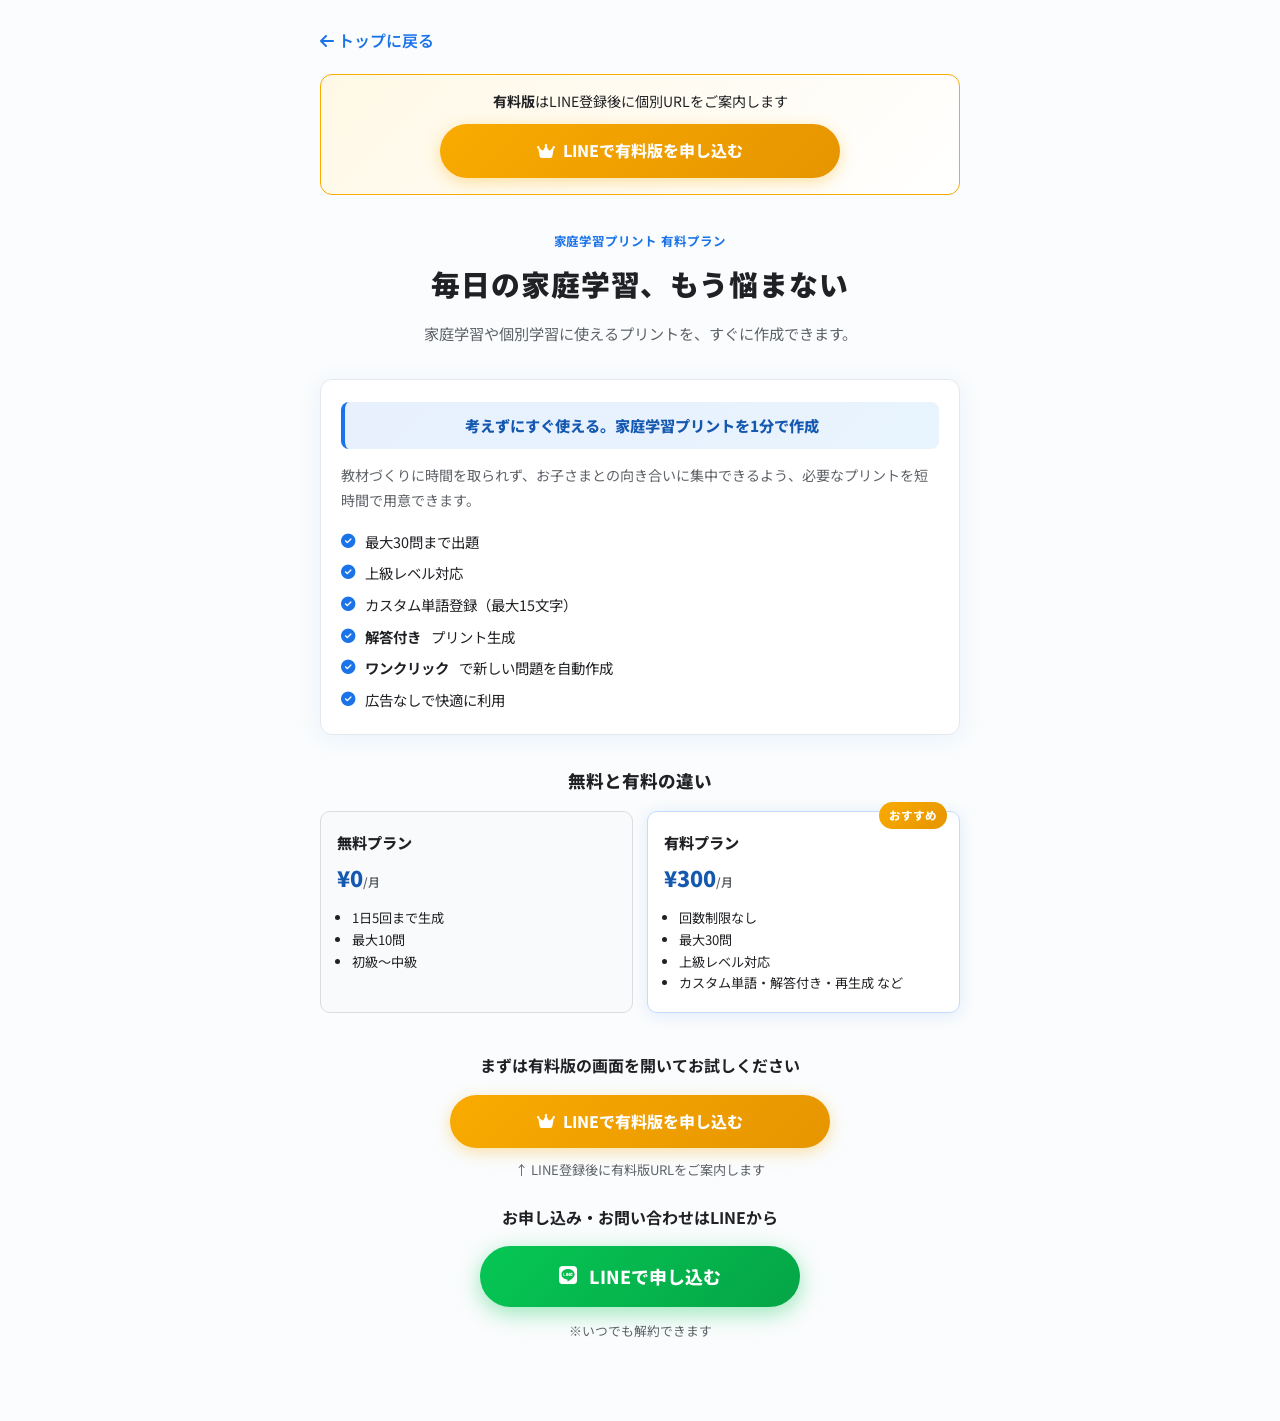
<file: pricing.html>
<!DOCTYPE html>
<html lang="ja">
<head>
  <meta charset="UTF-8" />
  <meta name="viewport" content="width=device-width, initial-scale=1.0" />
  <title>有料プラン｜毎日の家庭学習、もう悩まない｜家庭学習プリント生成</title>
  <meta name="description" content="月額300円で回数無制限・最大30問・上級・解答付き。家庭学習プリントを1分で。LINEからかんたん申し込み。" />
  <link rel="stylesheet" href="css/style.css" />
  <link href="https://fonts.googleapis.com/css2?family=Noto+Sans+JP:wght@400;500;700;900&family=Noto+Serif+JP:wght@400;700&display=swap" rel="stylesheet" />
  <link rel="stylesheet" href="https://cdn.jsdelivr.net/npm/@fortawesome/fontawesome-free@6.4.0/css/all.min.css" />
</head>
<body class="lp-pricing-page">

  <main class="lp-wrap">
    <p class="lp-back">
      <a href="index.html"><i class="fas fa-arrow-left"></i> トップに戻る</a>
    </p>

    <div class="lp-pro-cta-bar">
      <p class="lp-pro-cta-text"><strong>有料版</strong>はLINE登録後に個別URLをご案内します</p>
      <a class="lp-pro-open-btn" href="https://lin.ee/QrdTzUH" target="_blank" rel="noopener noreferrer">
        <i class="fas fa-crown"></i> LINEで有料版を申し込む
      </a>
    </div>

    <header class="lp-hero">
      <p class="lp-hero-label">家庭学習プリント 有料プラン</p>
      <h1 class="lp-hero-title">毎日の家庭学習、<br class="sp-br">もう悩まない</h1>
      <p class="lp-hero-sub">家庭学習や個別学習に使えるプリントを、すぐに作成できます。</p>
    </header>

    <section class="lp-value-card" aria-labelledby="lp-value-heading">
      <p id="lp-value-heading" class="lp-value-lead">考えずにすぐ使える。家庭学習プリントを1分で作成</p>
      <p class="lp-value-desc">
        教材づくりに時間を取られず、お子さまとの向き合いに集中できるよう、必要なプリントを短時間で用意できます。
      </p>
      <ul class="lp-value-list">
        <li><i class="fas fa-check-circle"></i> 最大30問まで出題</li>
        <li><i class="fas fa-check-circle"></i> 上級レベル対応</li>
        <li><i class="fas fa-check-circle"></i> カスタム単語登録（最大15文字）</li>
        <li><i class="fas fa-check-circle"></i> <strong>解答付き</strong>プリント生成</li>
        <li><i class="fas fa-check-circle"></i> <strong>ワンクリック</strong>で新しい問題を自動作成</li>
        <li><i class="fas fa-check-circle"></i> 広告なしで快適に利用</li>
      </ul>
    </section>

    <section class="lp-compare" aria-labelledby="lp-compare-heading">
      <h2 id="lp-compare-heading" class="lp-section-title">無料と有料の違い</h2>

      <div class="lp-compare-grid">
        <div class="lp-compare-card lp-compare-card--free">
          <h3 class="lp-compare-name">無料プラン</h3>
          <p class="lp-compare-price">¥0<span>/月</span></p>
          <ul>
            <li>1日5回まで生成</li>
            <li>最大10問</li>
            <li>初級〜中級</li>
          </ul>
        </div>
        <div class="lp-compare-card lp-compare-card--pro">
          <span class="lp-compare-badge">おすすめ</span>
          <h3 class="lp-compare-name">有料プラン</h3>
          <p class="lp-compare-price">¥300<span>/月</span></p>
          <ul>
            <li>回数制限なし</li>
            <li>最大30問</li>
            <li>上級レベル対応</li>
            <li>カスタム単語・解答付き・再生成 など</li>
          </ul>
        </div>
      </div>
    </section>

    <section class="lp-cta" aria-label="お申し込み">
      <p class="lp-cta-lead">まずは有料版の画面を開いてお試しください</p>
      <a class="lp-pro-open-btn lp-pro-open-btn--large" href="https://lin.ee/QrdTzUH" target="_blank" rel="noopener noreferrer">
        <i class="fas fa-crown"></i> LINEで有料版を申し込む
      </a>
      <p class="lp-cta-sub">↑ LINE登録後に有料版URLをご案内します</p>
      <p class="lp-cta-lead lp-cta-lead--line">お申し込み・お問い合わせはLINEから</p>
      <a class="lp-line-btn" href="https://lin.ee/QrdTzUH" target="_blank" rel="noopener noreferrer">
        <i class="fab fa-line"></i> LINEで申し込む
      </a>
      <p class="lp-cta-note">※いつでも解約できます</p>
    </section>
  </main>

</body>
</html>
</file>
<file: css/style.css>
/* ============================================
   家庭学習プリント生成 - スタイルシート v2
   白ベース＋青系 | レスポンシブ | 収益化対応
   ============================================ */

/* ── リセット & ベース ── */
*, *::before, *::after { box-sizing: border-box; margin: 0; padding: 0; }

:root {
  --primary:       #1a73e8;
  --primary-dark:  #1558b0;
  --primary-light: #e8f0fe;
  --primary-soft:  #c5daff;
  --accent:        #34a853;
  --accent-soft:   #e6f4ea;
  --gold:          #f9ab00;
  --gold-soft:     #fef7e0;
  --gold-dark:     #7a5400;
  --danger:        #ea4335;
  --danger-soft:   #fce8e6;
  --text:          #202124;
  --text-sub:      #5f6368;
  --border:        #dadce0;
  --bg:            #f8f9fb;
  --white:         #ffffff;
  --shadow-sm:     0 1px 4px rgba(0,0,0,.10);
  --shadow-md:     0 4px 16px rgba(0,0,0,.12);
  --shadow-lg:     0 8px 32px rgba(0,0,0,.15);
  --radius:        12px;
  --radius-sm:     8px;
  --font:          'Noto Sans JP', sans-serif;
}

html { scroll-behavior: smooth; }
body {
  font-family: var(--font);
  background: var(--bg);
  color: var(--text);
  min-height: 100vh;
  line-height: 1.6;
}

/* ============================================
   ヘッダー
   ============================================ */
.site-header {
  background: linear-gradient(135deg, var(--primary) 0%, var(--primary-dark) 100%);
  color: var(--white);
  position: sticky;
  top: 0;
  z-index: 200;
  box-shadow: var(--shadow-md);
}
.header-inner {
  max-width: 1100px;
  margin: 0 auto;
  padding: 0 20px;
  height: 60px;
  display: flex;
  align-items: center;
  gap: 16px;
}
.header-logo {
  display: flex;
  align-items: center;
  gap: 8px;
  font-size: 1.1rem;
  font-weight: 700;
  letter-spacing: .02em;
  flex-shrink: 0;
}
.logo-icon {
  background: rgba(255,255,255,.2);
  border-radius: 50%;
  width: 32px;
  height: 32px;
  display: flex;
  align-items: center;
  justify-content: center;
  font-size: 1rem;
}
.header-nav {
  display: flex;
  align-items: center;
  gap: 4px;
  margin-left: auto;
  flex-wrap: wrap;
}
.nav-link {
  color: rgba(255,255,255,.85);
  text-decoration: none;
  font-size: .85rem;
  font-weight: 500;
  padding: 6px 12px;
  border-radius: 20px;
  transition: background .2s;
}
.nav-link:hover { background: rgba(255,255,255,.15); color: #fff; }
.nav-link:focus-visible {
  outline: 3px solid rgba(255,255,255,.85);
  outline-offset: 2px;
}
.nav-link--pro {
  font-weight: 700;
  color: rgba(255, 255, 255, 0.95);
}
.nav-link--sub {
  font-size: 0.8rem;
  opacity: 0.92;
}
.nav-btn-premium {
  background: linear-gradient(135deg, var(--gold) 0%, #e69500 100%);
  color: #fff;
  border: none;
  border-radius: 20px;
  padding: 7px 16px;
  font-family: var(--font);
  font-size: .85rem;
  font-weight: 700;
  cursor: pointer;
  display: flex;
  align-items: center;
  gap: 6px;
  box-shadow: 0 2px 8px rgba(249,171,0,.4);
  transition: all .2s;
  margin-left: 4px;
}
.nav-btn-premium:hover { transform: translateY(-1px); box-shadow: 0 4px 14px rgba(249,171,0,.5); }
.nav-btn-premium:focus-visible {
  outline: 3px solid rgba(255,255,255,.9);
  outline-offset: 2px;
}

/* ============================================
   ヒーロー
   ============================================ */
.hero-section {
  background: linear-gradient(160deg, #1a73e8 0%, #0d47a1 60%, #1a237e 100%);
  color: var(--white);
  padding: 72px 20px 80px;
  text-align: center;
  position: relative;
  overflow: hidden;
}
.hero-section::before {
  content: '';
  position: absolute;
  inset: 0;
  background: url("data:image/svg+xml,%3Csvg width='60' height='60' viewBox='0 0 60 60' xmlns='http://www.w3.org/2000/svg'%3E%3Cg fill='none' fill-rule='evenodd'%3E%3Cg fill='%23ffffff' fill-opacity='0.04'%3E%3Cpath d='M36 34v-4h-2v4h-4v2h4v4h2v-4h4v-2h-4zm0-30V0h-2v4h-4v2h4v4h2V6h4V4h-4zM6 34v-4H4v4H0v2h4v4h2v-4h4v-2H6zM6 4V0H4v4H0v2h4v4h2V6h4V4H6z'/%3E%3C/g%3E%3C/g%3E%3C/svg%3E");
}
.hero-inner {
  max-width: 760px;
  margin: 0 auto;
  position: relative;
}
.hero-badge {
  display: inline-flex;
  align-items: center;
  gap: 6px;
  background: rgba(255,255,255,.15);
  border: 1px solid rgba(255,255,255,.3);
  border-radius: 20px;
  padding: 6px 16px;
  font-size: .82rem;
  font-weight: 700;
  letter-spacing: .04em;
  margin-bottom: 20px;
}
.hero-title {
  font-size: clamp(1.5rem, 4vw, 2.4rem);
  font-weight: 900;
  line-height: 1.35;
  margin-bottom: 16px;
  letter-spacing: .02em;
}
.hero-accent {
  color: #ffd54f;
  display: block;
  margin-top: 4px;
}
/* hero-desc は削除（hero-lead / hero-list に統一） */
.hero-desc { display: none; }

/* ── ヒーロー：一言説明 ── */
.hero-lead {
  font-size: clamp(1rem, 2.5vw, 1.15rem);
  opacity: .92;
  line-height: 1.9;
  margin-bottom: 20px;
}

/* ── ヒーロー：箇条書き ── */
.hero-list {
  list-style: none;
  display: inline-flex;
  flex-direction: column;
  gap: 10px;
  text-align: left;
  margin: 0 auto 28px;
  background: rgba(255,255,255,.1);
  border: 1px solid rgba(255,255,255,.2);
  border-radius: var(--radius);
  padding: 16px 22px;
  width: fit-content;
  max-width: 100%;
}
.hero-list li {
  font-size: clamp(.88rem, 2vw, .98rem);
  display: flex;
  align-items: center;
  gap: 10px;
  opacity: .95;
}
.hero-list li i {
  color: #ffd54f;
  font-size: .9rem;
  flex-shrink: 0;
}

/* ── 「誰向け？」ボックス ── */
.for-whom-box {
  background: linear-gradient(135deg, var(--primary-light) 0%, #f0f7ff 100%);
  border: 2px solid var(--primary-soft);
  border-radius: var(--radius);
  padding: 20px 22px;
  margin-bottom: 40px;
}
.for-whom-label {
  font-size: .82rem;
  font-weight: 700;
  color: var(--primary);
  letter-spacing: .06em;
  margin-bottom: 12px;
  text-transform: uppercase;
}
.for-whom-list {
  list-style: none;
  display: flex;
  flex-direction: column;
  gap: 10px;
}
.for-whom-list li {
  font-size: .93rem;
  color: var(--text);
  line-height: 1.6;
}

/* スマホのみ表示改行 */
.sp-only { display: none; }
.hero-stats {
  display: flex;
  justify-content: center;
  gap: 32px;
  margin-bottom: 36px;
  flex-wrap: wrap;
}
.hero-stat {
  display: flex;
  flex-direction: column;
  align-items: center;
  gap: 2px;
}
.stat-num {
  font-size: 2rem;
  font-weight: 900;
  color: #ffd54f;
  line-height: 1;
}
.stat-label {
  font-size: .78rem;
  opacity: .8;
}
.hero-cta {
  display: inline-flex;
  align-items: center;
  gap: 10px;
  background: var(--white);
  color: var(--primary-dark);
  text-decoration: none;
  padding: 16px 40px;
  border-radius: 50px;
  font-size: 1.05rem;
  font-weight: 700;
  box-shadow: 0 6px 24px rgba(0,0,0,.25);
  transition: all .2s;
}
.hero-cta:hover { transform: translateY(-3px); box-shadow: 0 10px 32px rgba(0,0,0,.3); }
.hero-cta:focus-visible {
  outline: 3px solid #ffd54f;
  outline-offset: 3px;
}

/* ============================================
   共通セクション
   ============================================ */
.section { padding: 72px 20px; }
.section-inner { max-width: 1100px; margin: 0 auto; }
.section-label {
  font-size: .72rem;
  font-weight: 700;
  letter-spacing: .12em;
  color: var(--primary);
  text-transform: uppercase;
  margin-bottom: 8px;
}
.section-title {
  font-size: clamp(1.4rem, 3vw, 2rem);
  font-weight: 900;
  color: var(--text);
  margin-bottom: 10px;
  letter-spacing: .02em;
}
.section-sub {
  font-size: .95rem;
  color: var(--text-sub);
  margin-bottom: 40px;
}

/* ============================================
   使い方セクション
   ============================================ */
.how-to-section { background: var(--white); }

.steps-grid {
  display: flex;
  align-items: center;
  gap: 8px;
  margin-bottom: 48px;
}
.how-step {
  flex: 1;
  background: var(--primary-light);
  border: 2px solid var(--primary-soft);
  border-radius: var(--radius);
  padding: 28px 20px;
  text-align: center;
  position: relative;
}
.how-step-num {
  position: absolute;
  top: -14px;
  left: 50%;
  transform: translateX(-50%);
  background: var(--primary);
  color: var(--white);
  width: 28px;
  height: 28px;
  border-radius: 50%;
  font-size: .85rem;
  font-weight: 900;
  display: flex;
  align-items: center;
  justify-content: center;
}
.how-step-icon { font-size: 2.4rem; margin-bottom: 12px; }
.how-step-title { font-size: 1rem; font-weight: 700; color: var(--primary-dark); margin-bottom: 8px; }
.how-step-desc  { font-size: .84rem; color: var(--text-sub); line-height: 1.85; }
.how-step-arrow { color: var(--primary-soft); font-size: 1.4rem; flex-shrink: 0; }

.features-grid {
  display: grid;
  grid-template-columns: repeat(3, 1fr);
  gap: 16px;
}
.feature-card {
  background: var(--bg);
  border: 1px solid var(--border);
  border-radius: var(--radius);
  padding: 20px 16px;
  text-align: center;
  transition: box-shadow .2s, transform .2s;
}
.feature-card:hover { box-shadow: var(--shadow-md); transform: translateY(-2px); }
.feature-icon { font-size: 2rem; display: block; margin-bottom: 8px; }
.feature-title { font-size: .95rem; font-weight: 700; margin-bottom: 6px; color: var(--text); }
.feature-desc  { font-size: .8rem; color: var(--text-sub); line-height: 1.6; }

/* ============================================
   プリント生成セクション
   ============================================ */
.generator-section { background: var(--bg); }

/* ── コントロールパネル ── */
.control-panel { display: flex; flex-direction: column; gap: 20px; }
.step-card {
  background: var(--white);
  border-radius: var(--radius);
  box-shadow: var(--shadow-sm);
  border: 1px solid var(--border);
  overflow: hidden;
  transition: box-shadow .2s;
}
.step-card:hover { box-shadow: var(--shadow-md); }
.step-header {
  display: flex;
  align-items: center;
  gap: 12px;
  padding: 16px 24px;
  background: var(--primary-light);
  border-bottom: 1px solid var(--primary-soft);
}
.step-badge {
  background: var(--primary);
  color: var(--white);
  font-size: .72rem;
  font-weight: 700;
  letter-spacing: .08em;
  padding: 3px 10px;
  border-radius: 20px;
}
.step-title { font-size: 1.05rem; font-weight: 700; color: var(--primary-dark); }

.option-grid {
  display: grid;
  grid-template-columns: repeat(3, 1fr);
  gap: 14px;
  padding: 20px 24px;
}
.option-btn {
  display: flex;
  flex-direction: column;
  align-items: center;
  justify-content: center;
  gap: 6px;
  padding: 20px 12px;
  border: 2px solid var(--border);
  border-radius: var(--radius);
  background: var(--white);
  cursor: pointer;
  transition: all .2s;
  text-align: center;
}
.option-btn:hover { border-color: var(--primary); background: var(--primary-light); transform: translateY(-2px); }
.option-btn.active { border-color: var(--primary); background: var(--primary-light); box-shadow: 0 0 0 3px var(--primary-soft); }
.option-btn.active .option-label { color: var(--primary-dark); }
.option-btn:focus-visible {
  outline: 3px solid var(--primary);
  outline-offset: 2px;
}
.option-icon  { font-size: 2rem; }
.option-label { font-size: 1rem; font-weight: 700; color: var(--text); }
.option-desc  { font-size: .76rem; color: var(--text-sub); }

.option-grid--four {
  grid-template-columns: repeat(2, 1fr);
}
/* STEP1 ジャンル名：改行で高さが増えないよう1行に固定（はみ出し時は省略） */
#contentOptions .option-btn {
  min-width: 0;
  padding: 16px 8px;
}
#contentOptions .option-label {
  display: block;
  width: 100%;
  max-width: 100%;
  box-sizing: border-box;
  white-space: nowrap;
  overflow: hidden;
  text-overflow: ellipsis;
  line-height: 1.2;
  letter-spacing: -0.02em;
  font-size: clamp(0.78rem, 2.35vw, 1rem);
  padding: 0 2px;
}
@media (min-width: 720px) {
  #contentOptions .option-btn {
    padding: 18px 10px;
  }
  .option-grid--four {
    grid-template-columns: repeat(3, 1fr);
  }
}
.option-grid--custom-mode {
  grid-template-columns: repeat(2, 1fr);
}
.content-btn--custom {
  position: relative;
  padding-top: 26px;
}
.content-btn--trial {
  position: relative;
  padding-top: 26px;
}
.option-pro-badge {
  position: absolute;
  top: 10px;
  right: 10px;
  font-size: 0.62rem;
  font-weight: 800;
  color: #fff;
  background: linear-gradient(135deg, var(--gold) 0%, #e69500 100%);
  padding: 2px 7px;
  border-radius: 4px;
  letter-spacing: 0.06em;
  line-height: 1.2;
}
body.plan-free .content-btn--custom:not(.active) {
  opacity: 0.9;
}
.level-btn--pro {
  position: relative;
  padding-top: 24px;
}
.content-btn--custom.content-btn--locked:not(.active) {
  border-style: dashed;
  border-color: rgba(249, 171, 0, 0.5);
  background: #fffdf8;
}
.level-btn--pro.level-btn--locked:not(.active) {
  border-style: dashed;
  border-color: rgba(249, 171, 0, 0.5);
  background: #fffdf8;
}
.content-btn--custom.active .option-pro-badge {
  background: #fff;
  color: #c77800;
  border: 1px solid var(--gold);
}

.settings-row {
  display: grid;
  grid-template-columns: repeat(3, 1fr);
  gap: 16px;
  padding: 20px 24px;
}
.setting-item  { display: flex; flex-direction: column; gap: 8px; }
.setting-label {
  font-size: .88rem; font-weight: 700; color: var(--text-sub);
  display: flex; align-items: center; gap: 6px;
}
.setting-label i { color: var(--primary); }
.setting-select {
  padding: 10px 36px 10px 14px;
  border: 2px solid var(--border);
  border-radius: var(--radius-sm);
  font-family: var(--font);
  font-size: .95rem;
  color: var(--text);
  background: var(--white);
  cursor: pointer;
  transition: border-color .2s;
  appearance: none;
  background-image: url("data:image/svg+xml,%3Csvg xmlns='http://www.w3.org/2000/svg' width='12' height='8' viewBox='0 0 12 8'%3E%3Cpath fill='%231a73e8' d='M6 8L0 0h12z'/%3E%3C/svg%3E");
  background-repeat: no-repeat;
  background-position: right 12px center;
}
.setting-select:focus { outline: none; border-color: var(--primary); box-shadow: 0 0 0 3px var(--primary-soft); }
.setting-select:focus-visible {
  outline: 3px solid var(--primary);
  outline-offset: 2px;
}

.settings-row--custom {
  grid-template-columns: 1fr;
  padding-top: 0;
}
.settings-row--katakana {
  grid-template-columns: 1fr;
  padding-top: 0;
}
.settings-row--kana-mode {
  grid-template-columns: 1fr;
  padding-top: 0;
}
.settings-row--maze-category {
  grid-template-columns: 1fr;
  padding-top: 0;
}
.settings-row--katakana .setting-item--full {
  flex-direction: column;
  align-items: flex-start;
  gap: 6px;
}
.settings-row--kana-mode .setting-item--full {
  flex-direction: column;
  align-items: flex-start;
  gap: 6px;
}
.settings-row--custom .setting-item--full {
  flex-direction: column;
  align-items: stretch;
}
.custom-words-list {
  display: flex;
  flex-direction: column;
  gap: 16px;
  width: 100%;
}
.custom-word-row {
  display: flex;
  flex-direction: column;
  align-items: stretch;
  gap: 10px;
  padding: 14px 14px 12px;
  border: 1px solid var(--border);
  border-radius: var(--radius);
  background: #fafbfd;
  box-sizing: border-box;
}
.custom-word-row .custom-word-input {
  flex: 1;
  width: 100%;
  max-width: none;
  min-height: 48px;
  font-size: 1.05rem;
}
.custom-add-btn,
.custom-remove-btn {
  border: 1px solid var(--border);
  background: #fff;
  border-radius: 10px;
  color: var(--text);
  font-family: var(--font);
  font-size: 0.86rem;
  font-weight: 700;
  cursor: pointer;
  padding: 9px 12px;
}
.custom-remove-btn {
  background: #fff5f5;
  border-color: #f1b5b5;
  color: #b33a3a;
  min-height: 44px;
}
.custom-add-btn {
  margin-top: 6px;
  width: 100%;
  min-height: 48px;
  font-size: 1rem;
  align-self: stretch;
  justify-content: center;
  display: inline-flex;
  align-items: center;
  gap: 8px;
}
.custom-add-btn:hover,
.custom-remove-btn:hover {
  border-color: var(--primary);
  color: var(--primary);
  background: #fff;
}
.custom-add-btn:disabled {
  opacity: 0.5;
  cursor: not-allowed;
}
.setting-item--full {
  max-width: 100%;
}
.setting-input {
  padding: 10px 14px;
  border: 2px solid var(--border);
  border-radius: var(--radius-sm);
  font-family: var(--font);
  font-size: .95rem;
  color: var(--text);
  background: var(--white);
  transition: border-color .2s;
  width: 100%;
  max-width: 420px;
  box-sizing: border-box;
}
.setting-input:focus {
  outline: none;
  border-color: var(--primary);
  box-shadow: 0 0 0 3px var(--primary-soft);
}
.setting-input:disabled {
  opacity: 0.65;
  cursor: not-allowed;
  background: #f5f7fa;
}
.setting-hint {
  font-size: .74rem;
  color: var(--text-sub);
  margin: 0;
  line-height: 1.45;
}

.option-btn.level-btn--locked {
  opacity: 0.55;
  cursor: not-allowed;
}

.generate-section { display: flex; flex-direction: column; align-items: center; gap: 12px; padding: 10px 0 4px; }
.generate-btn {
  display: flex; align-items: center; gap: 12px;
  padding: 18px 56px;
  background: linear-gradient(135deg, var(--primary) 0%, var(--primary-dark) 100%);
  color: var(--white); border: none; border-radius: 50px;
  font-family: var(--font); font-size: 1.15rem; font-weight: 700;
  cursor: pointer; box-shadow: 0 4px 20px rgba(26,115,232,.4);
  transition: all .2s; letter-spacing: .04em;
}
.generate-btn:hover { transform: translateY(-3px); box-shadow: 0 8px 28px rgba(26,115,232,.5); }
.generate-btn:focus-visible {
  outline: 3px solid var(--primary-soft);
  outline-offset: 3px;
}
.generate-quota {
  font-size: .8rem;
  color: var(--text-sub);
  margin: 0 0 4px;
  text-align: center;
  line-height: 1.45;
}
.generate-katakana-note {
  font-size: 0.82rem;
  color: var(--text-sub);
  margin: 0;
  text-align: center;
  line-height: 1.55;
  max-width: 420px;
}
.generate-note {
  font-size: .82rem;
  color: var(--text-sub);
  display: flex;
  align-items: center;
  gap: 6px;
  flex-wrap: wrap;
  justify-content: center;
}
.sentence-trial-notice {
  max-width: 460px;
  width: 100%;
  background: #fff6e9;
  border: 1px solid #f2c582;
  border-radius: 10px;
  padding: 10px 12px 12px;
  text-align: center;
  position: relative;
}
.sentence-trial-title {
  font-size: 0.9rem;
  font-weight: 700;
  color: #9a4f00;
}
.sentence-trial-sub {
  margin-top: 4px;
  font-size: 0.82rem;
  color: #7a5a2f;
}
.sentence-trial-list {
  margin: 8px 0 10px;
  padding-left: 1.2em;
  text-align: left;
  color: #684b1f;
  font-size: 0.82rem;
}
.sentence-trial-close {
  position: absolute;
  top: 6px;
  right: 6px;
  width: 32px;
  height: 32px;
  border-radius: 999px;
  border: none;
  background: #ffe8c7;
  color: #9a4f00;
  font-size: 18px;
  cursor: pointer;
}
.sentence-trial-btn {
  margin-top: 8px;
  border: none;
  border-radius: 12px;
  background: linear-gradient(180deg, #ff9f43, #ff7a18);
  color: #fff;
  font-weight: 700;
  font-size: 0.92rem;
  min-height: 46px;
  padding: 10px 18px;
  cursor: pointer;
}
.sentence-trial-btn:hover { filter: brightness(1.05); }
.generate-note i { color: var(--gold); }
.link-btn {
  background: none; border: none; color: var(--primary);
  font-family: var(--font); font-size: .82rem; font-weight: 700;
  cursor: pointer; padding: 0; text-decoration: underline;
}
.link-btn:hover { color: var(--primary-dark); }
.link-btn:focus-visible {
  outline: 2px solid var(--primary);
  outline-offset: 2px;
  border-radius: 4px;
}

/* ── プレビュー ── */
.preview-section { margin-top: 40px; animation: fadeInUp .4s ease; }
@keyframes fadeInUp { from { opacity:0; transform:translateY(20px);} to {opacity:1;transform:translateY(0);} }
.preview-controls {
  display: flex; align-items: center; justify-content: space-between;
  flex-wrap: wrap; gap: 12px; margin-bottom: 20px;
}
.preview-title { font-size: 1.15rem; font-weight: 700; display: flex; align-items: center; gap: 8px; }
.preview-title i { color: var(--primary); }
.preview-actions { display: flex; gap: 10px; flex-wrap: wrap; }
.action-btn {
  display: flex; align-items: center; gap: 7px;
  padding: 10px 20px; border: none; border-radius: 50px;
  font-family: var(--font); font-size: .9rem; font-weight: 700; cursor: pointer; transition: all .2s;
}
.action-btn:focus-visible {
  outline: 3px solid var(--primary);
  outline-offset: 2px;
}
.btn-regenerate { background: var(--gold-soft); color: var(--gold-dark); border: 1px solid var(--gold); }
.btn-regenerate:hover { background: var(--gold); color: var(--white); }
.btn-print { background: var(--accent-soft); color: #1e6e32; border: 1px solid var(--accent); }
.btn-print:hover { background: var(--accent); color: var(--white); }
.btn-pdf { background: var(--danger-soft); color: #8b0000; border: 1px solid var(--danger); }
.btn-pdf:hover { background: var(--danger); color: var(--white); }

/* ── A4 ──
   プレビュー寸法を @media print の印字域と一致させる（210−12×2 = 186mm 幅、297−12×2 = 273mm 高）。
   html2canvas は screen のみ参照するため、ここを mm ベースにして印刷・PDFと同じレイアウトボックスにする。 */
.a4-wrapper {
  display: flex; justify-content: center;
  background: #e8ecf0; border-radius: var(--radius);
  padding: 32px 20px; box-shadow: inset 0 2px 8px rgba(0,0,0,.1);
}
.a4-sheet {
  width: 186mm;
  max-width: 100%;
  min-height: 273mm;
  box-sizing: border-box;
  background: var(--white); border-radius: 4px;
  box-shadow: var(--shadow-lg);
  padding: 5mm 6mm;
  font-family: var(--font);
  position: relative;
  display: flex; flex-direction: column;
}
/* 迷路・ひらがな迷路：SVG2枚／ページで縦に長い。最小高さ273mmに縛られるとプレビュー下端が欠けるため、内容に合わせて伸ばす */
.a4-sheet--maze {
  min-height: auto;
  overflow: visible;
}
.print-header {
  margin-bottom: 10px; padding-bottom: 8px;
  border-bottom: 3px solid var(--primary);
}
.print-header-main-row {
  display: flex;
  flex-direction: row;
  align-items: flex-end;
  justify-content: space-between;
  gap: 10px 16px;
  width: 100%;
}
.print-title-block {
  min-width: 0;
  flex: 1 1 45%;
  max-width: calc(100% - 9.5rem);
}
.print-header-fields {
  display: flex;
  flex-wrap: nowrap;
  align-items: flex-end;
  justify-content: flex-end;
  gap: 10px 14px;
  flex: 0 1 auto;
  max-width: min(100%, 55%);
  margin-left: auto;
}
.print-header-field {
  display: flex;
  align-items: flex-end;
  gap: 6px;
  font-size: 0.82rem;
  flex-shrink: 0;
}
.print-header-field--name {
  min-width: 0;
  flex: 1 1 12rem;
  max-width: 22rem;
}
.print-header-field--date {
  flex: 0 0 auto;
  gap: 4px;
}
.print-field-label {
  color: var(--text-sub);
  font-weight: 600;
  white-space: nowrap;
  flex-shrink: 0;
  line-height: 1.2;
}
.print-field-line {
  border-bottom: 1.5px solid #999;
  display: inline-block;
  vertical-align: bottom;
  min-height: 22px;
  height: 22px;
  box-sizing: border-box;
}
.print-field-line--name {
  flex: 1 1 auto;
  min-width: 7rem;
}
.print-date-slot {
  display: inline-flex;
  align-items: flex-end;
  gap: 2px;
  white-space: nowrap;
}
.print-date-blank {
  border-bottom: 1.5px solid #999;
  display: inline-block;
  vertical-align: bottom;
  height: 22px;
  box-sizing: border-box;
}
.print-date-blank--month {
  width: 2.1rem;
  min-width: 1.75rem;
}
.print-date-blank--day {
  width: 2.1rem;
  min-width: 1.75rem;
}
.print-date-suffix {
  font-weight: 600;
  color: var(--text-sub);
  line-height: 1.2;
  padding-bottom: 1px;
}
/* プリント上部のジャンル行：1行固定（印刷の縦幅節約・レイアウト安定） */
.print-title-block .print-category {
  font-size: clamp(0.68rem, 1.65vw, 0.78rem);
  color: var(--primary);
  font-weight: 700;
  letter-spacing: 0.03em;
  margin-bottom: 4px;
  white-space: nowrap;
  overflow: hidden;
  text-overflow: ellipsis;
  line-height: 1.15;
}
.print-title-block .print-title { font-size: 1.6rem; font-weight: 900; color: var(--text); letter-spacing: .04em; }
.print-info-block { display: flex; flex-direction: column; gap: 10px; align-items: flex-end; }
.print-info-row { display: flex; align-items: center; gap: 8px; font-size: .85rem; }
.info-label { color: var(--text-sub); font-weight: 500; }
.info-line {
  border-bottom: 1.5px solid #999;
  width: 180px;
  min-width: 160px;
  min-height: 24px;
  height: 24px;
  display: inline-block;
  vertical-align: bottom;
}
.print-instruction {
  background: var(--primary-light); border-left: 4px solid var(--primary);
  border-radius: 0 var(--radius-sm) var(--radius-sm) 0;
  padding: 7px 11px; font-size: .85rem; color: var(--primary-dark); font-weight: 600; margin-bottom: 12px;
}
.questions-grid { display: flex; flex-direction: column; gap: 8px; flex: 1; }
.question-card {
  display: grid;
  grid-template-columns: auto 1fr;
  column-gap: 10px;
  row-gap: 0;
  align-items: start;
  border: 2px solid var(--border); border-radius: var(--radius-sm);
  padding: 10px 12px; background: var(--white);
}
.question-card-content {
  min-width: 0;
  display: flex;
  flex-direction: column;
  gap: 6px;
}
.question-num {
  display: inline-flex; align-items: center; justify-content: center;
  background: var(--primary); color: var(--white);
  font-size: .75rem; font-weight: 700;
  width: 22px; height: 22px; border-radius: 50%; margin-bottom: 0;
  flex-shrink: 0;
}
/* 続きページ用（画面上は非表示想定だが、プレビューで確認できるようスタイルのみ） */
.print-continuation-strip {
  background: var(--primary-light);
  border-left: 4px solid var(--primary);
  border-radius: 0 var(--radius-sm) var(--radius-sm) 0;
  padding: 8px 8px;
  margin-bottom: 10px;
  min-width: 0;
  max-width: 100%;
  box-sizing: border-box;
}
.print-continuation-kicker {
  font-size: 0.72rem;
  color: var(--text-sub);
  font-weight: 600;
  white-space: nowrap;
  overflow: hidden;
  text-overflow: ellipsis;
  line-height: 1.15;
  letter-spacing: 0.02em;
}
.print-continuation-title {
  font-size: 0.95rem;
  font-weight: 800;
  color: var(--primary-dark);
  margin-top: 2px;
}
.print-continuation-hint {
  margin: 6px 0 0;
  font-size: 0.82rem;
  color: var(--text);
  line-height: 1.45;
}
.trace-area { display: flex; align-items: center; gap: 5px; flex-wrap: wrap; font-size: 2rem; line-height: 1.15; letter-spacing: .08em; margin-top: 2px; }
.trace-char { color: var(--text); font-weight: 700; }
.trace-target { color: #cce0ff; font-weight: 900; border-bottom: 2px dashed var(--primary-soft); min-width: 2rem; text-align: center; }
.write-box {
  display: inline-block; border: 2px solid var(--border); border-radius: 6px;
  width: 52px; height: 52px; vertical-align: middle; background: #fafcff; position: relative;
}
.write-box-tight {
  display: inline-block;
  margin: 0 2px;
  vertical-align: middle;
}
.write-box::after {
  content: ''; position: absolute; inset: 0;
  background: linear-gradient(to right,transparent calc(50% - .5px),#e0eaff calc(50% - .5px),#e0eaff calc(50% + .5px),transparent calc(50% + .5px)),
              linear-gradient(to bottom,transparent calc(50% - .5px),#e0eaff calc(50% - .5px),#e0eaff calc(50% + .5px),transparent calc(50% + .5px));
}
.choice-sentence { font-size: 1.25rem; font-weight: 600; margin-bottom: 6px; line-height: 1.45; }
.blank-box { display: inline-block; border: 2px solid var(--primary); border-radius: 6px; width: 44px; height: 36px; vertical-align: middle; background: #f0f5ff; }
.choices-row { display: flex; gap: 6px; flex-wrap: wrap; align-items: center; }
.choice-label { font-size: .78rem; color: var(--text-sub); font-weight: 500; margin-right: 3px; }
.choice-item {
  display: flex; align-items: center; justify-content: center;
  padding: 4px 12px; border: 2px solid var(--primary-soft); border-radius: 18px;
  font-size: 1.05rem; font-weight: 700; color: var(--primary-dark); background: var(--primary-light); min-width: 48px;
}
.desc-sentence { font-size: 1.25rem; font-weight: 600; margin-bottom: 6px; line-height: 1.45; }
.answer-line { border: none; border-bottom: 2px solid var(--border); height: 36px; width: 100%; background: transparent; display: block; margin-top: 4px; }
.hiragana-grid { display: grid; grid-template-columns: repeat(5,1fr); gap: 6px; margin-top: 4px; }
/* 50音・初級：5マスを必ず1行に。隙間・マスを詰めて折り返しと印刷縦幅を抑える */
.hiragana-grid--beginner-compact {
  display: grid !important;
  grid-template-columns: repeat(5, minmax(0, 1fr)) !important;
  gap: 1px !important;
  margin-top: 2px !important;
  width: 100%;
}
.hiragana-grid--beginner-compact.hiragana-grid--cols-2 {
  grid-template-columns: repeat(2, minmax(0, 1fr)) !important;
}
.hiragana-grid--beginner-compact.hiragana-grid--cols-3 {
  grid-template-columns: repeat(3, minmax(0, 1fr)) !important;
}
.hiragana-grid--beginner-compact.hiragana-grid--cols-4 {
  grid-template-columns: repeat(4, minmax(0, 1fr)) !important;
}
.hiragana-grid--beginner-compact.hiragana-grid--cols-6 {
  grid-template-columns: repeat(6, minmax(0, 1fr)) !important;
}
.hiragana-grid--beginner-compact.hiragana-grid--cols-7 {
  grid-template-columns: repeat(7, minmax(0, 1fr)) !important;
}
.hiragana-grid--beginner-compact.hiragana-grid--cols-8 {
  grid-template-columns: repeat(8, minmax(0, 1fr)) !important;
}
.hiragana-grid--beginner-compact.hiragana-grid--cols-9 {
  grid-template-columns: repeat(9, minmax(0, 1fr)) !important;
}
.hiragana-grid--beginner-compact.hiragana-grid--cols-10 {
  grid-template-columns: repeat(10, minmax(0, 1fr)) !important;
}
.hiragana-grid--beginner-compact .hira-cell {
  gap: 1px !important;
  min-width: 0;
}
.hiragana-grid--beginner-compact .hira-cell--yo-on-small {
  align-self: end;
}
.hiragana-grid--beginner-compact .hira-trace {
  font-size: 1.35rem !important;
  line-height: 1 !important;
}
.hiragana-grid--beginner-compact .hira-trace--small {
  font-size: 0.95rem !important;
}
.hiragana-grid--beginner-compact .hira-write {
  width: 34px !important;
  height: 34px !important;
  border-width: 1.5px !important;
}
.hiragana-grid--beginner-compact .hira-write--small {
  width: 22px !important;
  height: 22px !important;
  border-radius: 4px !important;
  border-style: dashed !important;
  border-color: var(--primary-soft) !important;
  background: #f5f9ff !important;
}
/* 拗音：「き」＋小「ゃ」を1セットとして横密着（マス同士の隙間なし） */
.hira-yoon-pair {
  display: flex;
  flex-direction: row;
  align-items: flex-end;
  justify-content: center;
  gap: 0;
  margin: 0;
  padding: 0;
  min-width: 0;
}
.hira-yoon-pair .hira-cell {
  margin: 0;
}
.hira-yoon-pair .hira-cell:first-child .hira-write {
  border-right-width: 0;
  border-top-right-radius: 4px;
  border-bottom-right-radius: 4px;
}
.hira-yoon-pair .hira-cell--yo-on-small .hira-write {
  margin-left: -1.5px;
  border-left-width: 0;
  border-top-left-radius: 4px;
  border-bottom-left-radius: 4px;
  position: relative;
  z-index: 1;
}
.hira-cell { display: flex; flex-direction: column; align-items: center; gap: 2px; }
.hira-trace { font-size: 2rem; color: #cce0ff; font-weight: 900; line-height: 1; border-bottom: 2px dashed var(--primary-soft); }
.hira-write { width: 48px; height: 48px; border: 2px solid var(--border); border-radius: 6px; background: #fafcff; position: relative; }
.hira-write::after {
  content: ''; position: absolute; inset: 0;
  background: linear-gradient(to right,transparent calc(50% - .5px),#e0eaff calc(50% - .5px),#e0eaff calc(50% + .5px),transparent calc(50% + .5px)),
              linear-gradient(to bottom,transparent calc(50% - .5px),#e0eaff calc(50% - .5px),#e0eaff calc(50% + .5px),transparent calc(50% + .5px));
}
.print-footer {
  margin-top: auto; padding-top: 12px; border-top: 1px solid var(--border);
  display: flex; justify-content: space-between; align-items: center; font-size: .72rem; color: #bbb;
}

/* generator.js が出力するページ単位ラッパー（.a4-sheet 直下に複数） */
.print-page {
  display: block;
  width: 100%;
}

/* ── プリント問題内のコンパクト用クラス ── */
.hira-group-label {
  font-size: .76rem;
  color: var(--text-sub);
  margin-bottom: 3px;
}
.question-card-content .hira-group-label + .hiragana-grid--beginner-compact {
  margin-top: 1px;
}
.trace-second-row { margin-top: 5px; }
.trace-second-label { font-size: .72rem; color: var(--text-sub); }
.write-box-inline { margin-left: 5px; }
.hint-line { font-size: .74rem; color: var(--text-sub); margin-bottom: 3px; }

.emoji-question-row {
  display: flex;
  align-items: flex-start;
  gap: 10px;
}
.emoji-question-row--tight { gap: 8px; }
.emoji-large { font-size: 2.5rem; line-height: 1; flex-shrink: 0; }
.emoji-question-body { min-width: 0; flex: 1; }
.emoji-question-prompt {
  font-size: .76rem;
  color: var(--text-sub);
  margin-bottom: 4px;
  line-height: 1.35;
}

.adv-prompt {
  font-size: 1.25rem;
  font-weight: 700;
  margin-bottom: 5px;
  line-height: 1.35;
}
.adv-prompt-sub {
  font-size: .76rem;
  color: var(--text-sub);
  margin-bottom: 5px;
}
.adv-write-row { line-height: 1.2; }

.seikatsu-char-col {
  display: inline-flex;
  flex-direction: column;
  align-items: center;
  margin: 0 1px;
  vertical-align: top;
}
.seikatsu-char-gap {
  display: inline-block;
  width: 52px;
  height: 52px;
  margin: 0 2px;
  vertical-align: top;
}
.seikatsu-trace {
  font-size: 1.6rem;
  color: #cce0ff;
  font-weight: 900;
  line-height: 1;
}

.maze-card {
  width: 100%;
  border: 1px solid #d9e4f7;
  background: linear-gradient(180deg, #ffffff 0%, #f8fbff 100%);
  border-radius: 10px;
  padding: 4px 4px 8px;
}
.maze-svg {
  width: 100%;
  min-height: 98mm;
  max-height: 120mm;
  display: block;
  background: #fff;
  border-radius: 8px;
}
.maze-walls { fill: none; stroke: #1e293b; stroke-linecap: round; stroke-linejoin: round; }
.maze-walls--curve { stroke-linecap: round; stroke-linejoin: round; }
.maze-start { fill: #34a853; }
.maze-goal { fill: #ea4335; }
.maze-label {
  font-size: 12px;
  font-weight: 700;
  paint-order: stroke;
  stroke: #ffffff;
  stroke-width: 3.5px;
  letter-spacing: 0.02em;
}
.maze-label--start { fill: #15803d; }
.maze-label--goal { fill: #b91c1c; }
.maze-char-on-path {
  font-size: 12px;
  font-weight: 800;
  fill: #1e3a8a;
  paint-order: stroke;
  stroke: #ffffff;
  stroke-width: 2px;
}
.maze-word-hint { margin-top: 6px; font-size: 0.85rem; }
.maze-char {
  display: inline-block;
  min-width: 1.2em;
  text-align: center;
  font-weight: 700;
  border-bottom: 1px dashed #94a3b8;
  margin-right: 4px;
}
.maze-word-question { margin-top: 2px; font-size: 0.82rem; color: var(--text-sub); }
.maze-answer-row {
  margin-top: 8px;
  display: flex;
  flex-wrap: wrap;
  gap: 6px;
  justify-content: center;
}
.maze-answer-box {
  width: 34px;
  height: 34px;
  border: 2px solid #94a3b8;
  border-radius: 6px;
  display: inline-flex;
  align-items: center;
  justify-content: center;
  background: #ffffff;
}

.sentence-illust-block {
  display: flex;
  justify-content: center;
  margin: 2px 0 6px;
}
.sentence-illust-svg {
  width: 72px;
  height: 72px;
}
.sentence-illust-frame {
  fill: #ffffff;
  stroke: #334155;
  stroke-width: 1.8;
}
.sentence-illust-line,
.sentence-illust-head {
  fill: none;
  stroke: #111827;
  stroke-width: 2.4;
  stroke-linecap: round;
  stroke-linejoin: round;
}

/* ============================================
   有料プランCTAバナー
   ============================================ */
.plan-cta-section {
  background: linear-gradient(135deg, #1a237e 0%, #0d47a1 50%, #1565c0 100%);
  color: var(--white);
  padding: 56px 20px;
}
.plan-cta-inner {
  max-width: 1100px;
  margin: 0 auto;
  display: flex;
  align-items: center;
  justify-content: space-between;
  gap: 32px;
  flex-wrap: wrap;
}
.plan-cta-badge {
  display: inline-flex;
  align-items: center;
  gap: 6px;
  background: rgba(249,171,0,.2);
  border: 1px solid var(--gold);
  color: var(--gold);
  border-radius: 20px;
  padding: 4px 14px;
  font-size: .78rem;
  font-weight: 700;
  letter-spacing: .06em;
  margin-bottom: 10px;
}
.plan-cta-title {
  font-size: clamp(1.2rem, 3vw, 1.7rem);
  font-weight: 900;
  margin-bottom: 8px;
}
.plan-cta-desc { font-size: .9rem; opacity: .85; line-height: 1.7; max-width: 520px; }
.plan-cta-right { display: flex; flex-direction: column; align-items: center; gap: 8px; flex-shrink: 0; }
.plan-cta-btn {
  display: flex; align-items: center; gap: 10px;
  background: linear-gradient(135deg, var(--gold) 0%, #e69500 100%);
  color: var(--white); border: none; border-radius: 50px;
  padding: 16px 36px; font-family: var(--font); font-size: 1rem; font-weight: 700;
  cursor: pointer; box-shadow: 0 4px 20px rgba(249,171,0,.4);
  transition: all .2s; white-space: nowrap;
}
.plan-cta-btn:hover { transform: translateY(-3px); box-shadow: 0 8px 28px rgba(249,171,0,.5); }
.plan-cta-btn:focus-visible {
  outline: 3px solid var(--white);
  outline-offset: 3px;
}
.plan-cta-note { font-size: .78rem; opacity: .75; text-align: center; }
.plan-cta-buttons {
  display: flex;
  flex-direction: column;
  gap: 10px;
  width: 100%;
  max-width: 360px;
  align-items: stretch;
}
.plan-cta-btn--secondary {
  background: rgba(255, 255, 255, 0.12);
  border: 2px solid rgba(255, 255, 255, 0.9);
  color: #fff;
  box-shadow: none;
}
.plan-cta-btn--secondary:hover {
  background: rgba(255, 255, 255, 0.22);
  box-shadow: 0 4px 16px rgba(0, 0, 0, 0.12);
}
.plan-cta-btn--ghost {
  background: transparent;
  border: 2px solid rgba(255, 255, 255, 0.4);
  color: rgba(255, 255, 255, 0.95);
  box-shadow: none;
  padding: 10px 20px;
  font-size: 0.88rem;
  font-weight: 600;
}
.plan-cta-btn--ghost:hover {
  background: rgba(255, 255, 255, 0.08);
}

/* ============================================
   FAQセクション
   ============================================ */
.faq-section { background: var(--white); }
.faq-list { display: flex; flex-direction: column; gap: 0; border: 1px solid var(--border); border-radius: var(--radius); overflow: hidden; }
.faq-item { border-bottom: 1px solid var(--border); }
.faq-item:last-child { border-bottom: none; }
.faq-q {
  width: 100%; background: none; border: none;
  padding: 18px 20px; font-family: var(--font); font-size: .97rem; font-weight: 600;
  color: var(--text); cursor: pointer; display: flex; justify-content: space-between; align-items: center;
  gap: 12px; text-align: left; transition: background .2s;
}
.faq-q:hover { background: var(--primary-light); }
.faq-q:focus-visible {
  outline: 3px solid var(--primary);
  outline-offset: -3px;
}
.faq-q span { display: flex; align-items: center; gap: 10px; }
.faq-icon { color: var(--primary); font-size: 1rem; flex-shrink: 0; }
.faq-arrow { color: var(--primary); font-size: .85rem; transition: transform .3s; flex-shrink: 0; }
.faq-q.open .faq-arrow { transform: rotate(180deg); }
.faq-a {
  display: none;
  padding: 0 20px 18px 44px;
  font-size: .9rem; color: var(--text-sub); line-height: 1.8;
  border-top: 1px solid var(--primary-soft); background: var(--primary-light);
}
.faq-a strong { color: var(--primary-dark); }
.faq-a.open { display: block; }

/* ============================================
   フッター
   ============================================ */
.site-footer {
  background: #1e2a38;
  color: rgba(255,255,255,.7);
  padding: 40px 20px 24px;
}
.footer-inner { max-width: 1100px; margin: 0 auto; text-align: center; }
.footer-logo {
  display: inline-flex; align-items: center; gap: 8px;
  font-size: 1.1rem; font-weight: 700; color: var(--white); margin-bottom: 10px;
}
.footer-desc { font-size: .83rem; margin-bottom: 20px; line-height: 1.7; }
.footer-links {
  display: flex; justify-content: center; gap: 20px; flex-wrap: wrap;
  margin-bottom: 24px;
}
.footer-links a {
  color: rgba(255,255,255,.6); text-decoration: none; font-size: .83rem;
  transition: color .2s;
}
.footer-links a:hover { color: var(--white); }
.footer-links a:focus-visible {
  outline: 2px solid var(--white);
  outline-offset: 3px;
  border-radius: 4px;
}
.footer-link-pro {
  font-weight: 700;
  color: rgba(255, 255, 255, 0.88) !important;
  border: 1px solid rgba(255, 255, 255, 0.28);
  border-radius: 8px;
  padding: 6px 12px !important;
}
.footer-link-pro:hover {
  color: var(--gold) !important;
  border-color: rgba(249, 171, 0, 0.55);
}
.footer-copy { font-size: .75rem; opacity: .5; }

/* ============================================
   ローディング
   ============================================ */
.loading-overlay {
  position: fixed; inset: 0; background: rgba(0,0,0,.45);
  display: flex; align-items: center; justify-content: center; z-index: 999;
}
.loading-box {
  background: var(--white); border-radius: var(--radius);
  padding: 40px 60px; text-align: center; box-shadow: var(--shadow-lg);
}
.loading-spinner {
  width: 48px; height: 48px;
  border: 5px solid var(--primary-soft); border-top-color: var(--primary);
  border-radius: 50%; animation: spin .8s linear infinite; margin: 0 auto 16px;
}
@keyframes spin { to { transform: rotate(360deg); } }
.loading-box p { font-size: 1rem; font-weight: 600; color: var(--text-sub); }

/* ============================================
   有料プランモーダル
   ============================================ */
.modal-overlay {
  position: fixed; inset: 0; background: rgba(0,0,0,.55);
  display: none; align-items: center; justify-content: center;
  z-index: 1000; padding: 16px;
  /* タッチスクロール対応 */
  -webkit-overflow-scrolling: touch;
}
.modal-overlay.open { display: flex; }

.modal-box {
  background: var(--white);
  border-radius: 16px;
  width: 100%;
  max-width: 780px;
  max-height: 90vh;          /* 画面内に収める */
  display: flex;
  flex-direction: column;    /* header/body/footerを縦並び */
  box-shadow: var(--shadow-lg);
  overflow: hidden;
}

/* ── モーダルヘッダー（固定） ── */
.modal-header {
  display: flex;
  align-items: flex-start;
  justify-content: space-between;
  padding: 20px 24px 16px;
  border-bottom: 1px solid var(--border);
  flex-shrink: 0;             /* 圧縮させない */
  background: var(--white);
}
.modal-badge {
  display: inline-flex; align-items: center; gap: 6px;
  background: var(--gold-soft); color: var(--gold-dark);
  border: 1px solid var(--gold); border-radius: 20px;
  padding: 3px 12px; font-size: .75rem; font-weight: 700;
  letter-spacing: .06em; margin-bottom: 4px;
}
.modal-title { font-size: 1.3rem; font-weight: 900; color: var(--text); }
.modal-close {
  background: none; border: none; font-size: 1.2rem;
  color: var(--text-sub); cursor: pointer; padding: 4px 8px;
  border-radius: 6px; transition: background .2s; flex-shrink: 0;
}
.modal-close:hover { background: var(--bg); color: var(--text); }
.modal-close:focus-visible {
  outline: 3px solid var(--primary);
  outline-offset: 2px;
}

/* ── モーダル本体（スクロール可） ── */
.modal-body {
  flex: 1;                    /* 残り高さを占める */
  overflow-y: auto;           /* 縦スクロール有効 */
  -webkit-overflow-scrolling: touch; /* iOS タッチスクロール */
  padding: 20px 24px;
}
.modal-intro { font-size: .9rem; color: var(--text-sub); margin-bottom: 20px; }

/* ── プランカード ── */
.plan-cards {
  display: grid;
  grid-template-columns: 1fr 1fr;
  gap: 16px;
  margin-bottom: 16px;
}
.plan-card {
  border: 2px solid var(--border);
  border-radius: var(--radius);
  padding: 20px 18px;
  position: relative;
  background: var(--white);
}
.plan-pro {
  border-color: var(--gold);
  box-shadow: 0 0 0 4px rgba(249,171,0,.12);
}
.plan-popular-badge {
  position: absolute; top: -12px; left: 50%; transform: translateX(-50%);
  background: var(--gold); color: var(--white);
  font-size: .75rem; font-weight: 700;
  padding: 3px 14px; border-radius: 20px; white-space: nowrap;
}
.plan-card-header { margin-bottom: 16px; }
.plan-name { font-size: 1rem; font-weight: 700; color: var(--text-sub); margin-bottom: 6px; }
.plan-price { font-size: 1.8rem; font-weight: 900; color: var(--text); line-height: 1; }
.plan-price span { font-size: 2.2rem; }
.plan-price small { font-size: .85rem; font-weight: 400; color: var(--text-sub); }
.plan-trial { font-size: .78rem; color: var(--accent); font-weight: 700; margin-top: 4px; }
.plan-pro-tagline {
  font-size: .82rem;
  color: var(--primary-dark);
  font-weight: 600;
  margin: 0 0 12px;
  line-height: 1.5;
  padding: 8px 10px;
  background: var(--primary-light);
  border-radius: var(--radius-sm);
  border-left: 3px solid var(--primary);
}
.plan-features { list-style: none; display: flex; flex-direction: column; gap: 8px; margin-bottom: 20px; }
.plan-features li { display: flex; align-items: flex-start; gap: 8px; font-size: .86rem; line-height: 1.5; }
.plan-features li.ok { color: var(--text); }
.plan-features li.ng { color: #bbb; }
.plan-features li.ok i { color: var(--accent); flex-shrink: 0; margin-top: 3px; }
.plan-features li.ng i { color: #ccc; flex-shrink: 0; margin-top: 3px; }
.plan-features li.hot {
  font-weight: 700;
  color: var(--primary-dark);
}
.plan-feature-ico {
  flex-shrink: 0;
  margin-right: 2px;
}

/* 有料プラン詳細（単体ページ） */
.pricing-standalone {
  max-width: 640px;
  margin: 0 auto;
  padding: 32px 20px 64px;
}
.pricing-standalone .pricing-back {
  margin-bottom: 20px;
}
.pricing-standalone .pricing-back a {
  color: var(--primary);
  font-weight: 600;
  text-decoration: none;
}
.pricing-standalone .pricing-back a:hover {
  text-decoration: underline;
}
.pricing-standalone h1 {
  font-size: 1.45rem;
  font-weight: 900;
  color: var(--text);
  margin: 0 0 16px;
  letter-spacing: .04em;
}
.pricing-standalone .pricing-lead {
  font-size: .95rem;
  line-height: 1.7;
  color: var(--text-sub);
  margin-bottom: 28px;
}
.pricing-block {
  margin-bottom: 20px;
  padding: 16px 18px;
  background: #f8fafc;
  border-radius: var(--radius-sm);
  border: 1px solid var(--border);
}
.pricing-block h2 {
  font-size: 1rem;
  font-weight: 800;
  color: var(--text);
  margin: 0 0 12px;
}
.pricing-block ul {
  margin: 0;
  padding-left: 1.2em;
  font-size: .9rem;
  line-height: 1.65;
  color: var(--text);
}
.pricing-line-btn {
  display: inline-flex;
  align-items: center;
  justify-content: center;
  gap: 10px;
  margin-top: 8px;
  padding: 14px 28px;
  background: linear-gradient(135deg, #06c755 0%, #05a546 100%);
  color: #fff;
  border: none;
  border-radius: 50px;
  font-family: var(--font);
  font-size: 1.05rem;
  font-weight: 700;
  cursor: pointer;
  text-decoration: none;
  box-shadow: 0 4px 16px rgba(6, 199, 85, 0.35);
  transition: transform .2s, box-shadow .2s;
}
.pricing-line-btn:hover {
  transform: translateY(-2px);
  box-shadow: 0 6px 20px rgba(6, 199, 85, 0.45);
  color: #fff;
}
.pricing-line-btn:focus-visible {
  outline: 3px solid var(--primary-soft);
  outline-offset: 3px;
}

/* ── 有料プラン LP（pricing.html） ── */
body.lp-pricing-page {
  margin: 0;
  background: #fafcfd;
  font-family: var(--font);
  color: var(--text);
  min-height: 100vh;
}
.lp-wrap {
  max-width: 680px;
  margin: 0 auto;
  padding: 28px 20px 64px;
  box-sizing: border-box;
}
.lp-back { margin-bottom: 20px; }
.lp-back a {
  color: var(--primary);
  font-weight: 600;
  text-decoration: none;
}
.lp-back a:hover { text-decoration: underline; }
.lp-pro-cta-bar {
  background: linear-gradient(135deg, #fff8e6 0%, #fff 100%);
  border: 1px solid var(--gold);
  border-radius: 12px;
  padding: 16px 18px;
  margin-bottom: 24px;
  text-align: center;
}
.lp-pro-cta-text {
  font-size: 0.88rem;
  color: var(--text);
  margin: 0 0 12px;
  line-height: 1.55;
}
.lp-pro-open-btn {
  display: inline-flex;
  align-items: center;
  justify-content: center;
  gap: 8px;
  width: 100%;
  max-width: 400px;
  padding: 14px 20px;
  background: linear-gradient(135deg, var(--gold) 0%, #e69500 100%);
  color: #fff !important;
  font-weight: 800;
  font-size: 1rem;
  border-radius: 50px;
  text-decoration: none;
  box-shadow: 0 4px 16px rgba(249, 171, 0, 0.35);
  transition: transform 0.2s, box-shadow 0.2s;
}
.lp-pro-open-btn:hover {
  transform: translateY(-2px);
  box-shadow: 0 8px 22px rgba(249, 171, 0, 0.45);
  color: #fff;
}
.lp-pro-open-btn--large {
  max-width: 380px;
  margin-bottom: 12px;
}
.lp-cta-sub {
  font-size: 0.82rem;
  color: var(--text-sub);
  margin: 0 0 24px;
  line-height: 1.55;
}
.lp-cta-lead--line {
  margin-top: 12px;
}
.lp-hero {
  text-align: center;
  padding: 8px 0 4px;
}
.lp-hero-label {
  display: inline-block;
  font-size: .78rem;
  font-weight: 700;
  color: var(--primary);
  letter-spacing: .08em;
  margin-bottom: 12px;
}
.lp-hero-title {
  font-size: clamp(1.35rem, 4.2vw, 1.8rem);
  font-weight: 900;
  line-height: 1.4;
  margin: 0 0 16px;
  letter-spacing: .03em;
}
.lp-hero-sub {
  font-size: .95rem;
  line-height: 1.75;
  color: var(--text-sub);
  margin: 0;
}
.lp-value-card {
  background: #fff;
  border: 1px solid #e3e8ef;
  border-radius: 12px;
  padding: 22px 20px 24px;
  margin: 28px 0;
  box-shadow: 0 4px 24px rgba(26, 115, 232, 0.07);
}
.lp-value-lead {
  font-size: .95rem;
  font-weight: 800;
  color: var(--primary-dark);
  text-align: center;
  margin: 0 0 14px;
  padding: 12px 14px;
  background: linear-gradient(135deg, var(--primary-light) 0%, #e8f4fe 100%);
  border-radius: 8px;
  border-left: 4px solid var(--primary);
  line-height: 1.55;
}
.lp-value-desc {
  font-size: .88rem;
  line-height: 1.75;
  color: var(--text-sub);
  margin: 0 0 18px;
}
.lp-value-list {
  list-style: none;
  margin: 0;
  padding: 0;
  display: flex;
  flex-direction: column;
  gap: 10px;
}
.lp-value-list li {
  display: flex;
  align-items: flex-start;
  gap: 10px;
  font-size: .9rem;
  line-height: 1.5;
}
.lp-value-list i {
  color: var(--primary);
  margin-top: 3px;
  flex-shrink: 0;
}
.lp-section-title {
  font-size: 1.1rem;
  font-weight: 800;
  text-align: center;
  margin: 0 0 16px;
  color: var(--text);
}
.lp-compare { margin: 32px 0 8px; }
.lp-compare-grid {
  display: grid;
  grid-template-columns: 1fr 1fr;
  gap: 14px;
}
.lp-compare-card {
  border-radius: 10px;
  padding: 18px 16px;
  border: 1px solid var(--border);
  background: #fff;
  position: relative;
}
.lp-compare-card--free { background: #f9fafb; }
.lp-compare-card--pro {
  border-color: var(--primary-soft);
  box-shadow: 0 2px 16px rgba(26, 115, 232, 0.12);
}
.lp-compare-badge {
  position: absolute;
  top: -10px;
  right: 12px;
  background: linear-gradient(135deg, var(--gold) 0%, #e69500 100%);
  color: #fff;
  font-size: .72rem;
  font-weight: 800;
  padding: 4px 10px;
  border-radius: 999px;
}
.lp-compare-name {
  font-size: .95rem;
  margin: 0 0 6px;
  font-weight: 800;
}
.lp-compare-price {
  font-size: 1.35rem;
  font-weight: 900;
  color: var(--primary-dark);
  margin: 0 0 12px;
}
.lp-compare-price span {
  font-size: .75rem;
  font-weight: 600;
  color: var(--text-sub);
}
.lp-compare-card ul {
  margin: 0;
  padding-left: 1.15em;
  font-size: .82rem;
  line-height: 1.65;
  color: var(--text);
}
.lp-cta {
  text-align: center;
  padding: 32px 12px 16px;
  margin-top: 8px;
}
.lp-cta-lead {
  font-size: 1rem;
  font-weight: 700;
  color: var(--text);
  margin: 0 0 16px;
}
.lp-line-btn {
  display: inline-flex;
  align-items: center;
  justify-content: center;
  gap: 12px;
  min-width: min(320px, 100%);
  padding: 16px 36px;
  background: linear-gradient(135deg, #06c755 0%, #05a546 100%);
  color: #fff !important;
  border: none;
  border-radius: 50px;
  font-family: var(--font);
  font-size: 1.12rem;
  font-weight: 800;
  cursor: pointer;
  text-decoration: none;
  box-shadow: 0 6px 22px rgba(6, 199, 85, 0.4);
  transition: transform .2s, box-shadow .2s;
}
.lp-line-btn:hover {
  transform: translateY(-2px);
  box-shadow: 0 10px 28px rgba(6, 199, 85, 0.48);
  color: #fff;
}
.lp-line-btn:focus-visible {
  outline: 3px solid var(--primary-soft);
  outline-offset: 3px;
}
.lp-cta-note {
  font-size: .8rem;
  color: var(--text-sub);
  margin: 14px 0 0;
}
@media (max-width: 560px) {
  .lp-compare-grid { grid-template-columns: 1fr; }
}
@media (min-width: 561px) {
  br.sp-br { display: none; }
}

.plan-btn {
  width: 100%; padding: 12px; border: none; border-radius: 50px;
  font-family: var(--font); font-size: .95rem; font-weight: 700; cursor: pointer; transition: all .2s;
}
.plan-btn-current { background: var(--bg); color: var(--text-sub); cursor: default; border: 1px solid var(--border); }
.plan-btn-pro {
  background: linear-gradient(135deg, var(--gold) 0%, #e69500 100%);
  color: var(--white); box-shadow: 0 4px 14px rgba(249,171,0,.35);
  display: flex; align-items: center; justify-content: center; gap: 8px;
}
.plan-btn-pro:hover { transform: translateY(-2px); box-shadow: 0 6px 20px rgba(249,171,0,.45); }
.plan-btn:focus-visible {
  outline: 3px solid var(--primary);
  outline-offset: 2px;
}
.modal-note { font-size: .78rem; color: var(--text-sub); text-align: center; padding: 4px 0; }

/* ── モーダルフッター（固定） ── */
.modal-footer {
  display: flex;
  gap: 10px;
  padding: 14px 24px;
  border-top: 1px solid var(--border);
  flex-shrink: 0;             /* 圧縮させない */
  background: var(--white);
}
.modal-footer--plan {
  flex-wrap: wrap;
  align-items: stretch;
}
.modal-pro-app-btn {
  flex: 1;
  min-width: 140px;
  padding: 12px 14px;
  border: none;
  border-radius: 50px;
  background: linear-gradient(135deg, var(--gold) 0%, #e69500 100%);
  color: #fff;
  font-family: var(--font);
  font-size: 0.95rem;
  font-weight: 800;
  cursor: pointer;
  display: inline-flex;
  align-items: center;
  justify-content: center;
  gap: 8px;
  box-shadow: 0 2px 12px rgba(249, 171, 0, 0.35);
}
.modal-pro-app-btn:hover {
  filter: brightness(1.05);
}
.modal-pro-app-btn:focus-visible {
  outline: 3px solid var(--primary);
  outline-offset: 2px;
}
.modal-close-btn {
  flex: 1; padding: 12px; border: 2px solid var(--border); border-radius: 50px;
  background: var(--white); font-family: var(--font); font-size: .95rem; font-weight: 700;
  color: var(--text-sub); cursor: pointer; transition: all .2s;
}
.modal-close-btn:hover { border-color: var(--primary); color: var(--primary); }
.modal-close-btn:focus-visible {
  outline: 3px solid var(--primary);
  outline-offset: 2px;
}
.modal-detail-btn {
  flex: 2; padding: 12px; border: none; border-radius: 50px;
  background: linear-gradient(135deg, var(--primary) 0%, var(--primary-dark) 100%);
  color: var(--white); font-family: var(--font); font-size: .95rem; font-weight: 700;
  cursor: pointer; display: flex; align-items: center; justify-content: center; gap: 8px;
  transition: all .2s; box-shadow: 0 4px 14px rgba(26,115,232,.35);
}
.modal-detail-btn:hover { transform: translateY(-2px); box-shadow: 0 6px 20px rgba(26,115,232,.45); }
.modal-detail-btn:focus-visible {
  outline: 3px solid var(--primary-soft);
  outline-offset: 2px;
}

/* ============================================
   レスポンシブ
   ============================================ */
@media (max-width: 860px) {
  /* 幅だけ狭いビューに追従。パディングは印刷・PDFと同じ 5mm 6mm のまま（キャプチャの一貫性） */
  .a4-sheet { width: 100%; max-width: 186mm; min-height: auto; padding: 5mm 6mm; box-sizing: border-box; }
  .a4-wrapper { padding: 16px 8px; }
  /* 50音・初級コンパクトは常に5列。それ以外のひらがなグリッドのみ4列に落とす */
  .hiragana-grid:not(.hiragana-grid--beginner-compact) {
    grid-template-columns: repeat(4, 1fr);
  }
  .steps-grid { flex-direction: column; }
  .how-step-arrow { transform: rotate(90deg); }
  .features-grid { grid-template-columns: repeat(2,1fr); }
  .plan-cta-inner { flex-direction: column; text-align: center; }
  .plan-cta-desc { margin: 0 auto; }
  .maze-card { padding: 4px 3px 8px; }
  .maze-svg { min-height: 84mm; max-height: 98mm; }
  .maze-label { font-size: 10.5px; stroke-width: 3.2px; }
}

@media (max-width: 600px) {
  .maze-card {
    padding: 5px 3px 8px;
    border-radius: 9px;
  }
  .maze-svg {
    min-height: 72mm;
    max-height: 86mm;
    border-radius: 7px;
  }
  .maze-label {
    font-size: 10px;
    stroke-width: 3px;
  }
  .maze-word-question {
    margin-top: 6px;
    font-size: 0.8rem;
    text-align: center;
  }
  .maze-answer-row {
    margin-top: 6px;
    gap: 5px;
  }
  .maze-answer-box {
    width: 30px;
    height: 30px;
  }
  .header-nav .nav-link { display: none; }
  .option-grid { grid-template-columns: repeat(2,1fr); gap: 8px; padding: 14px 12px; }
  .option-grid.option-grid--four { grid-template-columns: repeat(2, 1fr); }
  .option-grid.option-grid--custom-mode { grid-template-columns: repeat(2, 1fr); }
  .custom-remove-btn { width: 100%; }
  .option-btn { padding: 14px 6px; }
  .option-icon { font-size: 1.6rem; }
  .option-label { font-size: .85rem; }
  .option-desc  { font-size: .68rem; }
  .settings-row { grid-template-columns: 1fr; padding: 14px 16px; }
  .settings-row .setting-item { flex-direction: column; align-items: stretch; justify-content: flex-start; }
  .setting-select { width: 100%; }
  .settings-row--katakana .setting-item--full,
  .settings-row--kana-mode .setting-item--full,
  .settings-row--answer .setting-item--full { gap: 8px; }
  .settings-row--katakana .setting-label--checkbox,
  .settings-row--answer .setting-label--checkbox { width: 100%; align-items: flex-start; }
  .settings-row--katakana .setting-hint,
  .settings-row--kana-mode .setting-hint,
  .settings-row--answer .setting-hint { margin-top: 2px; }
  .generate-btn { padding: 16px 32px; font-size: 1rem; }
  .preview-controls { flex-direction: column; align-items: stretch; }
  .preview-actions { justify-content: center; }
  /* プリントヘッダー：タイトル左・名前・日付を同一行・右寄せ（PCレイアウトは @media (max-width: 860px) 以前のまま） */
  .print-header-main-row {
    flex-direction: row;
    align-items: flex-end;
    justify-content: space-between;
    gap: 6px 8px;
    flex-wrap: nowrap;
  }
  .print-header .print-title-block {
    flex: 1 1 min(0, 56%);
    max-width: calc(100% - 10.5rem);
    min-width: 0;
  }
  .print-header .print-title-block .print-title {
    font-size: clamp(0.92rem, 4vw, 1.2rem);
    line-height: 1.12;
    letter-spacing: 0.02em;
  }
  .print-header .print-title-block .print-category {
    font-size: clamp(0.55rem, 2.6vw, 0.65rem);
    margin-bottom: 2px;
  }
  .print-header-fields {
    flex: 0 0 auto;
    max-width: min(46%, 10.5rem);
    min-width: 0;
    margin-left: auto;
    flex-wrap: nowrap;
    justify-content: flex-end;
    align-items: flex-end;
    gap: 4px 5px;
  }
  .print-header-field {
    font-size: 0.62rem;
    gap: 3px;
  }
  .print-header-field--name {
    flex: 1 1 auto;
    min-width: 0;
    max-width: 5.8rem;
  }
  .print-field-line--name {
    min-width: 2.6rem;
    max-width: 3.6rem;
    min-height: 18px;
    height: 18px;
  }
  .print-header-field--date {
    flex: 0 0 auto;
    gap: 2px;
  }
  .print-date-blank--month,
  .print-date-blank--day {
    width: 1.3rem;
    min-width: 1.15rem;
    height: 18px;
  }
  .print-date-suffix {
    font-size: 0.58rem;
    padding-bottom: 0;
  }
  .print-info-block { align-items: flex-start; }
  .features-grid { grid-template-columns: 1fr 1fr; }
  .plan-cards { grid-template-columns: 1fr; }
  .modal-box { max-height: 92vh; border-radius: 12px; }
  .modal-header { padding: 16px 16px 12px; }
  .modal-body { padding: 16px; }
  .modal-footer { padding: 12px 16px; flex-direction: column; }
  .modal-detail-btn,
  .modal-close-btn,
  .modal-pro-app-btn { flex: none; width: 100%; min-width: 0; }
  .faq-q { font-size: .9rem; padding: 14px 16px; }
  .faq-a { padding: 0 16px 14px 36px; }

  /* ── ヒーロー スマホ調整 ── */
  .sp-only { display: inline; }
  .hero-list { padding: 14px 16px; width: 100%; }
  .hero-list li { font-size: .88rem; }
  .hero-stats { gap: 20px; }
  .stat-num { font-size: 1.6rem; }

  /* ── 誰向け？ボックス スマホ調整 ── */
  .for-whom-box { padding: 16px; }
  .for-whom-list li { font-size: .88rem; }

  /* ── ステップカード スマホ調整 ── */
  .how-step { padding: 24px 14px 18px; }
  .how-step-desc { font-size: .82rem; }
  .section-title { line-height: 1.4; }

  /* ── 機能カード スマホ調整 ── */
  .feature-desc { font-size: .78rem; line-height: 1.7; }
}

/* ============================================
   モーション軽減設定
   ============================================ */
@media (prefers-reduced-motion: reduce) {
  html { scroll-behavior: auto; }

  *, *::before, *::after {
    animation-duration: 0.01ms !important;
    animation-iteration-count: 1 !important;
    transition-duration: 0.01ms !important;
  }

  .nav-btn-premium:hover,
  .hero-cta:hover,
  .feature-card:hover,
  .option-btn:hover,
  .generate-btn:hover,
  .plan-cta-btn:hover,
  .plan-btn-pro:hover,
  .modal-detail-btn:hover {
    transform: none !important;
  }
}

/* ============================================
   印刷用スタイル
   ============================================ */
@media print {

  /*
   * 用紙余白は @page のみで固定（10〜15mm）。コンテンツ幅は印刷領域いっぱいに合わせ、
   * 画面用の 794px / max-width:210mm との二重指定でズレないようにする。
   */
  @page {
    size: A4 portrait;
    margin: 12mm;
  }

  /* 背景色・枠線を可能な限りそのまま印刷 */
  *,
  *::before,
  *::after {
    -webkit-print-color-adjust: exact;
    print-color-adjust: exact;
    box-sizing: border-box;
  }

  html {
    width: 100% !important;
    height: auto !important;
    margin: 0 !important;
    padding: 0 !important;
  }

  body {
    width: 100% !important;
    max-width: 100% !important;
    height: auto !important;
    min-height: 0 !important;
    margin: 0 !important;
    padding: 0 !important;
    background: #fff !important;
    font-size: 9.5pt;
    display: block !important;
  }

  /* ヘッダー・操作パネル・モーダル等 */
  .no-print {
    display: none !important;
  }

  /* 誤って印刷されないよう UI 系を明示的に非表示（.no-print 漏れ対策） */
  .site-header,
  .hero-section,
  .how-to-section,
  .control-panel,
  .generate-section,
  .preview-controls,
  .plan-cta-section,
  .faq-section,
  .site-footer,
  .loading-overlay,
  .modal-overlay {
    display: none !important;
  }

  .generator-section.section {
    padding: 0 !important;
    margin: 0 !important;
    background: #fff !important;
    width: 100% !important;
    max-width: 100% !important;
  }

  .generator-section > .section-inner {
    max-width: 100% !important;
    width: 100% !important;
    padding: 0 !important;
    margin: 0 auto !important;
  }

  .print-target,
  .preview-section {
    display: block !important;
    visibility: visible !important;
    width: 100% !important;
    max-width: 100% !important;
    margin: 0 auto !important;
    padding: 0 !important;
    animation: none !important;
    opacity: 1 !important;
    transform: none !important;
  }

  /* 高さ固定や隠しを解除し、1ページ目下部の欠けを防ぐ */
  .generator-section,
  .section-inner,
  .preview-section,
  .print-target,
  .print-area,
  .a4-wrapper,
  .a4-sheet,
  .print-page {
    height: auto !important;
    min-height: 0 !important;
    max-height: none !important;
    overflow: visible !important;
  }

  /* @page 余白の内側いっぱい（物理210mm 固定はせず、印刷ボックス幅に一致） */
  .print-area,
  .a4-wrapper {
    display: flex !important;
    flex-direction: column !important;
    align-items: stretch !important;
    justify-content: flex-start !important;
    width: 100% !important;
    max-width: 100% !important;
    min-height: 0 !important;
    margin: 0 !important;
    padding: 0 !important;
    background: transparent !important;
    box-shadow: none !important;
    border-radius: 0 !important;
  }

  .a4-sheet {
    /* 印刷可能幅いっぱい（@page の margin 内側）。固定 px は使わない */
    width: 100% !important;
    max-width: 100% !important;
    min-width: 0 !important;
    min-height: 0 !important;
    /* 用紙余白は @page に任せ、シート内は軽い内側余白（1ページ5問を収めるためやや詰める） */
    padding: 3.5mm 4.5mm !important;
    margin: 0 auto !important;
    box-shadow: none !important;
    border-radius: 0 !important;
    border: none !important;
    background: #fff !important;
    box-sizing: border-box !important;
    /* flex だと Safari 等で break-inside が効きにくいため block に */
    display: block !important;
    /* hidden だと子の改ページが欠けることがあるため visible のまま */
    overflow: visible !important;
    text-align: left !important;
  }

  /* 明示的な改ページ（最終ページの後は余白ページを出さない） */
  .print-page:not(:last-child) {
    break-after: page;
    page-break-after: always;
  }
  .print-page {
    overflow: visible !important;
    page-break-inside: auto !important;
    break-inside: auto !important;
  }

  .questions-grid {
    display: block !important;
    min-height: 0 !important;
    gap: 0 !important;
  }

  /*
   * ページ別レイアウト（仕様）
   * - 通常コンテンツ：各 .print-page は5問（.print-page--cards-5）。1ページ目はフルヘッダー＋説明あり。
   * - .print-page--continuation … 続きは .print-continuation-strip のみ。
   * - .question-card-content は複数ブロックを左列に回り込ませないためのラッパ（構造上の必須）。
   */
  .print-continuation-strip {
    -webkit-print-color-adjust: exact !important;
    print-color-adjust: exact !important;
    padding: 4pt 6pt !important;
    margin-bottom: 6pt !important;
    min-width: 0 !important;
    max-width: 100% !important;
    box-sizing: border-box !important;
    border-left: 3pt solid #1a73e8 !important;
    background: #e8f0fe !important;
    border-radius: 0 4pt 4pt 0 !important;
  }
  .print-continuation-kicker {
    font-size: 7pt !important;
    color: #5f6368 !important;
    font-weight: 600 !important;
    white-space: nowrap !important;
    overflow: hidden !important;
    text-overflow: ellipsis !important;
    letter-spacing: 0.02em !important;
    line-height: 1.15 !important;
    max-width: 100% !important;
  }
  .print-continuation-title {
    font-size: 9.5pt !important;
    font-weight: 800 !important;
    color: #174ea6 !important;
    margin-top: 1pt !important;
  }
  .print-continuation-hint {
    margin: 3pt 0 0 !important;
    font-size: 7.8pt !important;
    line-height: 1.3 !important;
    color: #3c4043 !important;
  }

  /* ── ⑥ 問題カード：改ページ制御（カード途中分割はしない） */
  .question-card {
    display: grid !important;
    grid-template-columns: 15pt 1fr !important;
    align-items: start !important;
    column-gap: 4pt !important;
    break-inside: avoid !important;
    page-break-inside: avoid !important;
    -webkit-column-break-inside: avoid !important;
    border: 1.5pt solid #dadce0 !important;
    padding: 1.6pt 3.8pt !important;
    overflow: visible !important;
  }
  .questions-grid .question-card:not(:last-child) {
    margin-bottom: 0.45mm !important;
  }
  .print-page--cards-5 .question-card {
    padding: 1.2pt 3.2pt !important;
  }
  .print-page--cards-5 .question-card:not(:last-child) {
    margin-bottom: 0.4mm !important;
  }
  .question-card-content {
    display: flex !important;
    flex-direction: column !important;
    gap: 1.4mm !important;
    min-width: 0 !important;
  }
  .print-page--cards-5 .question-card-content {
    gap: 1mm !important;
  }
  .maze-svg {
    min-height: 84mm !important;
    max-height: 92mm !important;
  }
  .maze-card {
    padding: 2.5mm 2.5mm 3mm !important;
    border-radius: 6px !important;
    border: 1pt solid #d6e3f8 !important;
    background: #ffffff !important;
  }
  .maze-card--normal .maze-svg {
    min-height: 86mm !important;
    max-height: 94mm !important;
  }
  .maze-card--hiragana .maze-svg {
    min-height: 76mm !important;
    max-height: 84mm !important;
  }
  .maze-word-question {
    margin-top: 2mm !important;
    font-size: 8.3pt !important;
    text-align: center !important;
    line-height: 1.3 !important;
  }
  .maze-answer-row {
    margin-top: 1.5mm !important;
    gap: 1.4mm !important;
    justify-content: center !important;
  }
  .maze-answer-box {
    width: 9mm;
    height: 9mm;
    border-width: 1.5pt;
    border-color: #7f8ea5 !important;
    border-radius: 1.2mm !important;
  }
  .maze-label {
    font-size: 8.6pt !important;
    stroke-width: 2.8pt !important;
  }
  .maze-start {
    r: 2.4mm;
  }
  .maze-goal {
    width: 4.8mm !important;
    height: 4.8mm !important;
  }
  .sentence-illust-block {
    margin: 0.5mm 0 1.2mm !important;
  }
  .sentence-illust-svg {
    width: 18mm !important;
    height: 18mm !important;
  }
  .sentence-illust-frame {
    stroke-width: 1.2pt !important;
  }
  .sentence-illust-line,
  .sentence-illust-head {
    stroke-width: 1.6pt !important;
  }

  .questions-grid .question-card:last-child {
    margin-bottom: 0 !important;
  }
  .question-num {
    width: 14pt !important;
    height: 14pt !important;
    font-size: 7pt !important;
    margin: 0 !important;
    align-self: start !important;
  }

  .question-card .choice-sentence,
  .question-card .desc-sentence {
    margin-bottom: 0.7pt !important;
    font-size: 9.7pt !important;
    line-height: 1.22 !important;
  }

  .question-card .hint-line {
    font-size: 7.4pt !important;
    line-height: 1.25 !important;
    color: #5f6368 !important;
    margin-bottom: 3pt !important;
  }

  .question-card .trace-area {
    margin-top: 0 !important;
    font-size: 15pt !important;
    line-height: 1.12 !important;
  }

  .question-card .trace-second-row {
    margin-top: 1pt !important;
  }

  .question-card .choices-row {
    gap: 1.5pt !important;
  }

  .question-card .choice-item {
    font-size: 9pt !important;
    padding: 1pt 6pt !important;
  }

  .question-card .hiragana-grid {
    margin-top: 0 !important;
  }

  .question-card .emoji-question-row,
  .question-card .emoji-question-row--tight {
    gap: 4pt !important;
  }

  .question-card .emoji-question-prompt {
    margin-bottom: 2pt !important;
    line-height: 1.2 !important;
  }

  .question-card .adv-prompt {
    margin-bottom: 3pt !important;
  }

  .question-card .adv-prompt-sub {
    margin-bottom: 3pt !important;
    line-height: 1.25 !important;
  }
  .answer-line {
    height: 20px !important;
    margin-top: 2px !important;
  }

  /* 問題数が多いプリント向け：やや小さめ（ページ分割とは独立した微調整） */
  .print-page--total-15 .question-card .choice-sentence,
  .print-page--total-20 .question-card .choice-sentence,
  .print-page--total-30 .question-card .choice-sentence,
  .print-page--total-15 .question-card .desc-sentence,
  .print-page--total-20 .question-card .desc-sentence,
  .print-page--total-30 .question-card .desc-sentence {
    font-size: 9.3pt !important;
  }

  /* ── ⑦ フォント・色を印刷向けに最適化（必要最低限で一段小さく） ── */
  .print-title {
    font-size: 15pt !important;
  }
  .print-header .print-title-block {
    min-width: 0 !important;
    flex: 1 1 auto !important;
    max-width: 100% !important;
  }
  .print-category {
    font-size: 7.5pt !important;
    letter-spacing: 0.02em !important;
    line-height: 1.15 !important;
    white-space: nowrap !important;
    overflow: hidden !important;
    text-overflow: ellipsis !important;
    max-width: 100% !important;
  }
  .print-instruction {
    font-size: 8pt !important;
    padding: 1pt 4pt !important;
    margin-bottom: 1.5mm !important;
    line-height: 1.3 !important;
    border-left: 3pt solid #1a73e8 !important;
    background: #e8f0fe !important;
  }
  /* 1ページ目：5問収容のため説明・ヘッダーを詰める */
  .print-page--first .print-header {
    margin-bottom: 0.6mm !important;
    padding-bottom: 0.5mm !important;
  }
  .print-page--first .print-instruction {
    padding: 3pt 6pt !important;
    margin-bottom: 2.5pt !important;
    font-size: 7.6pt !important;
    line-height: 1.28 !important;
  }
  .print-page--first .question-card-content {
    gap: 0.9mm !important;
  }
  .print-page--first .hira-group-label {
    font-size: 6.9pt !important;
    margin-bottom: 0.5pt !important;
    line-height: 1.2 !important;
  }

  /* ── ⑧ なぞり書き文字：色を明確に出す ── */
  .trace-target {
    color: #aaccff !important;
    -webkit-print-color-adjust: exact;
    print-color-adjust: exact;
  }
  .trace-char {
    font-size: 17pt !important;
  }
  .hira-trace {
    color: #aaccff !important;
    font-size: 17pt !important;
    -webkit-print-color-adjust: exact;
    print-color-adjust: exact;
  }

  /* ── ⑨ 書き取りマス目：印刷でも枠線を表示 ── */
  .write-box,
  .hira-write {
    border: 1.5pt solid #dadce0 !important;
    background: #fff !important;
  }
  .seikatsu-char-gap {
    width: 12mm !important;
    height: 12mm !important;
    margin: 0 0.8mm !important;
  }
  .write-box::after,
  .hira-write::after {
    background:
      linear-gradient(to right,  transparent calc(50% - 0.5pt), #e0eaff calc(50% - 0.5pt), #e0eaff calc(50% + 0.5pt), transparent calc(50% + 0.5pt)),
      linear-gradient(to bottom, transparent calc(50% - 0.5pt), #e0eaff calc(50% - 0.5pt), #e0eaff calc(50% + 0.5pt), transparent calc(50% + 0.5pt)) !important;
    -webkit-print-color-adjust: exact;
    print-color-adjust: exact;
  }

  /* ── ⑩ 選択肢ボタン：枠線を印刷でも表示 ── */
  .choice-item {
    border: 1.5pt solid #c5daff !important;
    background: #e8f0fe !important;
    -webkit-print-color-adjust: exact;
    print-color-adjust: exact;
  }
  .blank-box {
    border: 1.5pt solid #1a73e8 !important;
    background: #f0f5ff !important;
    -webkit-print-color-adjust: exact;
    print-color-adjust: exact;
  }

  /* ── ⑪ 解答記述欄 ── */
  .answer-line {
    border-bottom: 1.5pt solid #dadce0 !important;
  }
  .word-answer-line {
    border-bottom: 1.5pt solid #c5daff !important;
  }

  /* ── ⑫ プリントヘッダーの区切り線（1ページ目の .print-page--first にのみ存在） ── */
  .print-header {
    flex-shrink: 0 !important;
    border-bottom: 2pt solid #1a73e8 !important;
    margin-bottom: 1mm !important;
    padding-bottom: 1mm !important;
  }
  .print-info-block {
    gap: 9pt !important;
  }
  .print-info-row {
    gap: 8pt !important;
  }
  .print-header-fields {
    gap: 8pt 10pt !important;
    max-width: 52% !important;
  }
  .print-header-field {
    font-size: 7.5pt !important;
  }
  .print-field-line--name {
    min-height: 6.5mm !important;
    height: 6.5mm !important;
    min-width: 28mm !important;
    border-bottom: 1.5pt solid #999 !important;
  }
  .print-date-blank {
    min-height: 6.5mm !important;
    height: 6.5mm !important;
    border-bottom: 1.5pt solid #999 !important;
  }
  .print-date-blank--month,
  .print-date-blank--day {
    width: 7mm !important;
    min-width: 6mm !important;
  }
  .print-date-suffix {
    font-size: 7.5pt !important;
  }
  .info-line {
    width: 52mm !important;
    min-width: 48mm !important;
    min-height: 7mm !important;
    height: 7mm !important;
    border-bottom: 1.5pt solid #999 !important;
  }

  /* ── ⑬ プリントフッター ── */
  .print-footer {
    border-top: 0.5pt solid #dadce0 !important;
    padding-top: 1mm !important;
    margin-top: 2pt !important;
    font-size: 6.5pt !important;
    color: #bbb !important;
  }

  /* ── ⑭ 問題番号バッジ ── */
  .question-num {
    background: #1a73e8 !important;
    color: #fff !important;
    -webkit-print-color-adjust: exact;
    print-color-adjust: exact;
  }

  /* ── ⑮ ひらがなグリッドを印刷向けサイズに ── */
  .hiragana-grid:not(.hiragana-grid--beginner-compact) {
    grid-template-columns: repeat(5, 1fr) !important;
    gap: 2.5mm !important;
  }
  .hiragana-grid--beginner-compact {
    grid-template-columns: repeat(5, minmax(0, 1fr)) !important;
    gap: 0.35mm !important;
  }
  .hiragana-grid--beginner-compact.hiragana-grid--cols-2 {
    grid-template-columns: repeat(2, minmax(0, 1fr)) !important;
  }
  .hiragana-grid--beginner-compact.hiragana-grid--cols-3 {
    grid-template-columns: repeat(3, minmax(0, 1fr)) !important;
  }
  .hiragana-grid--beginner-compact.hiragana-grid--cols-4 {
    grid-template-columns: repeat(4, minmax(0, 1fr)) !important;
  }
  .hiragana-grid--beginner-compact.hiragana-grid--cols-6 {
    grid-template-columns: repeat(6, minmax(0, 1fr)) !important;
  }
  .hiragana-grid--beginner-compact.hiragana-grid--cols-7 {
    grid-template-columns: repeat(7, minmax(0, 1fr)) !important;
  }
  .hiragana-grid--beginner-compact.hiragana-grid--cols-8 {
    grid-template-columns: repeat(8, minmax(0, 1fr)) !important;
  }
  .hiragana-grid--beginner-compact.hiragana-grid--cols-9 {
    grid-template-columns: repeat(9, minmax(0, 1fr)) !important;
  }
  .hiragana-grid--beginner-compact.hiragana-grid--cols-10 {
    grid-template-columns: repeat(10, minmax(0, 1fr)) !important;
  }
  .hiragana-grid--beginner-compact .hira-cell {
    gap: 0.25mm !important;
  }
  .hiragana-grid--beginner-compact .hira-trace {
    font-size: 12.5pt !important;
  }
  .hiragana-grid--beginner-compact .hira-trace--small {
    color: #aaccff !important;
    font-size: 9pt !important;
    -webkit-print-color-adjust: exact;
    print-color-adjust: exact;
  }
  .hiragana-grid--beginner-compact .hira-write {
    width: 8.5mm !important;
    height: 8.5mm !important;
  }
  .hiragana-grid--beginner-compact .hira-write--small {
    width: 5.2mm !important;
    height: 5.2mm !important;
    border-style: dashed !important;
    border-color: #8ab4f8 !important;
  }
  .hira-yoon-pair .hira-cell:first-child .hira-write {
    border-right-width: 0 !important;
  }
  .hira-yoon-pair .hira-cell--yo-on-small .hira-write {
    margin-left: -1pt !important;
    border-left-width: 0 !important;
  }
  .hira-cell { gap: 1.2mm !important; }
  .hiragana-grid:not(.hiragana-grid--beginner-compact) .hira-write {
    width: 12mm !important;
    height: 12mm !important;
  }

  /*
   * 迷路・ひらがな迷路（.print-page--maze / .a4-sheet--maze）専用
   * 原因: 他ジャンル向けの印刷最適化が迷路にも当たり、次が積み重なって1ページ内に収まらなくなっていた。
   *  - .a4-sheet の padding 詰め（3.5mm 4.5mm）
   *  - .print-page--first のヘッダー・説明文の詰め
   *  - .questions-grid .question-card の間隔の縮小
   * 迷路は SVG の min-height が大きく2枚／ページのため、上記で縦が不足し印刷・PDF で下端が欠ける。
   * 対応: 迷路のみシート余白・1ページ目の説明・カード padding を最適化前相当に戻し、SVG はやや低めの min/max に調整。
   */
  .a4-sheet--maze {
    padding: 4mm 5mm !important;
  }
  .print-page--maze.print-page--first .print-header {
    margin-bottom: 1mm !important;
    padding-bottom: 1mm !important;
  }
  .print-page--maze.print-page--first .print-instruction {
    padding: 6pt 9pt !important;
    margin-bottom: 10pt !important;
    font-size: 8.5pt !important;
    line-height: 1.35 !important;
  }
  .print-page--maze.print-page--first .question-card-content {
    gap: 1.4mm !important;
  }
  .print-page--maze .questions-grid .question-card:not(:last-child) {
    margin-bottom: 0.85mm !important;
  }
  .print-page--maze .question-card {
    padding: 1.6pt 3.8pt !important;
  }
  .print-page--maze.print-page--cards-5 .question-card {
    padding: 1.6pt 3.8pt !important;
  }
  .print-page--maze .maze-svg {
    min-height: 78mm !important;
    max-height: 86mm !important;
  }
  .print-page--maze .maze-card--normal .maze-svg {
    min-height: 78mm !important;
    max-height: 88mm !important;
  }
  .print-page--maze .maze-card--hiragana .maze-svg {
    min-height: 68mm !important;
    max-height: 78mm !important;
  }

  /* ── ⑯ 絵付き単語カードを印刷向けに ── */
  .word-card-grid {
    gap: 2.5mm !important;
  }
  .word-card {
    border: 1.5pt solid #dadce0 !important;
    padding: 2mm !important;
  }
  .word-emoji { font-size: 18pt !important; }
}

/* スマホ Safari 等：印刷プレビューで ::after の多層 linear-gradient が黒塗りに崩れることがあるため、
   疑似要素の十字線のみ無効化（枠線は @media print 内の .write-box / .hira-write の border を維持） */
@media print and (max-width: 768px) {
  .write-box::after,
  .hira-write::after {
    content: none !important;
    display: none !important;
    background: none !important;
  }
}

/* ============================================
   PDF キャプチャ中の一時スタイル
   （html2canvas が正しく描画できるよう補助）
   ============================================ */
.pdf-capturing {
  /* ブラウザ独自フォント補完を無効化して文字ズレ防止 */
  font-synthesis: none !important;
  /* 背景色を確実に描画 */
  -webkit-print-color-adjust: exact !important;
  print-color-adjust: exact !important;
}
.pdf-capturing .trace-target,
.pdf-capturing .hira-trace,
.pdf-capturing .hira-trace--small {
  /* なぞり文字の薄青をキャンバスでも再現 */
  color: #aaccff !important;
  -webkit-print-color-adjust: exact !important;
  print-color-adjust: exact !important;
}
.pdf-capturing .choice-item {
  background: #e8f0fe !important;
  border-color: #c5daff !important;
  -webkit-print-color-adjust: exact !important;
  print-color-adjust: exact !important;
}
.pdf-capturing .question-num {
  background: #1a73e8 !important;
  color: #fff !important;
  -webkit-print-color-adjust: exact !important;
  print-color-adjust: exact !important;
}
.pdf-capturing .print-instruction {
  background: #e8f0fe !important;
  -webkit-print-color-adjust: exact !important;
  print-color-adjust: exact !important;
}
.pdf-capturing .print-continuation-strip {
  background: #e8f0fe !important;
  border-left-color: #1a73e8 !important;
  -webkit-print-color-adjust: exact !important;
  print-color-adjust: exact !important;
}
.pdf-capturing .print-header {
  border-bottom-color: #1a73e8 !important;
}

/* ラスタライズ時の細枠のにじみを抑える（1px 実数・背景色は単色） */
.pdf-capturing .write-box,
.pdf-capturing .write-box-tight,
.pdf-capturing .hira-write,
.pdf-capturing .blank-box {
  box-sizing: border-box !important;
  border-width: 1px !important;
  border-style: solid !important;
  border-color: #dadce0 !important;
}
.pdf-capturing .blank-box {
  border-color: #1a73e8 !important;
}
.pdf-capturing .write-box::after,
.pdf-capturing .hira-write::after {
  opacity: 1 !important;
}

/* スマホ html2canvas→PDF のみ（savePdfViaHtml2Canvas 中に body に pdf-mobile-capture）。
   十字線はラスタ化でにじむため無効化し、外枠＋白地のみ。PC の @media print は変更しない。 */
body.pdf-mobile-capture .print-page {
  width: 186mm !important;
  min-width: 186mm !important;
  max-width: none !important;
  box-sizing: border-box !important;
}
body.pdf-mobile-capture .write-box,
body.pdf-mobile-capture .write-box-tight,
body.pdf-mobile-capture .hira-write {
  box-sizing: border-box !important;
  border-width: 2px !important;
  border-style: solid !important;
  border-color: #94a3b8 !important;
  background: #ffffff !important;
  -webkit-print-color-adjust: exact !important;
  print-color-adjust: exact !important;
}
body.pdf-mobile-capture .write-box::after,
body.pdf-mobile-capture .hira-write::after {
  content: none !important;
  display: none !important;
  background: none !important;
}

/* savePDF() が組み立てる一時ページ（画面外DOM）。画面表示には使わない */
.a4-sheet.pdf-export-surface {
  height: auto !important;
  min-height: 0 !important;
  max-height: none !important;
  overflow: visible !important;
}
.a4-sheet.pdf-export-surface .questions-grid {
  flex: none !important;
}
.a4-sheet.pdf-export-surface .print-footer {
  margin-top: 8px !important;
}

/* ============================================
   プラン表示・無料案内・LINE案内モーダル
   ============================================ */
.plan-badge {
  font-size: 0.7rem;
  font-weight: 700;
  padding: 4px 10px;
  border-radius: 999px;
  margin-left: 8px;
  white-space: nowrap;
}
.plan-badge--free {
  background: rgba(255, 255, 255, 0.25);
  border: 1px solid rgba(255, 255, 255, 0.45);
}
.plan-badge--pro {
  background: var(--gold-soft);
  color: var(--gold-dark);
  border: 1px solid var(--gold);
}
.plan-pro .free-plan-notice {
  display: none !important;
}
.free-plan-notice {
  font-size: 0.88rem;
  color: var(--text-sub);
  text-align: center;
  margin: 8px auto 16px;
  padding: 10px 14px;
  background: var(--primary-light);
  border-radius: var(--radius-sm);
  max-width: 560px;
}
.plan-modal-context {
  background: var(--gold-soft);
  border: 1px solid var(--gold);
  border-radius: var(--radius-sm);
  padding: 10px 14px;
  margin-bottom: 16px;
  font-size: 0.9rem;
  color: var(--gold-dark);
  line-height: 1.5;
}
.plan-modal-context[hidden] {
  display: none !important;
}
.plan-pitch-title {
  font-size: 1.1rem;
  font-weight: 800;
  margin-bottom: 12px;
  color: var(--text);
}
.plan-pitch-list {
  margin: 0 0 16px 1.15em;
  padding: 0;
  line-height: 1.65;
  font-size: 0.92rem;
}
.plan-pitch-line {
  font-size: 0.88rem;
  color: var(--text-sub);
  margin-bottom: 10px;
  text-align: center;
}
.plan-line-btn {
  display: flex;
  align-items: center;
  justify-content: center;
  gap: 8px;
  width: 100%;
  max-width: 380px;
  margin: 0 auto 12px;
  padding: 12px 18px;
  background: #06c755;
  color: #fff;
  border: none;
  border-radius: 10px;
  font-size: 0.95rem;
  font-weight: 700;
  cursor: pointer;
  font-family: inherit;
}
.plan-line-btn:hover {
  filter: brightness(1.05);
}
.plan-line-btn--ghost {
  background: #fff;
  color: #06c755;
  border: 2px solid #06c755;
}
.modal-note--soft {
  font-size: 0.82rem;
  color: var(--text-sub);
  text-align: center;
  margin-top: 8px;
}
.modal-note--soft a {
  color: var(--primary);
}
.plan-active-lead {
  font-size: 0.95rem;
  margin-bottom: 12px;
  color: var(--text);
  line-height: 1.55;
}
.plan-active-lead code {
  font-size: 0.85em;
  background: var(--bg);
  padding: 2px 6px;
  border-radius: 4px;
}
.settings-row--answer {
  margin-top: 8px;
}
.setting-label--checkbox {
  display: flex;
  align-items: flex-start;
  gap: 10px;
  font-weight: 600;
  cursor: pointer;
  line-height: 1.45;
}
.setting-checkbox {
  margin-top: 4px;
  flex-shrink: 0;
  width: 18px;
  height: 18px;
}
.one-click-row {
  margin-top: 14px;
  padding-top: 14px;
  border-top: 1px dashed var(--border);
  text-align: center;
}
.one-click-btn {
  width: 100%;
  max-width: 400px;
  padding: 12px 18px;
  border-radius: 10px;
  border: 2px solid var(--primary);
  background: var(--white);
  color: var(--primary-dark);
  font-weight: 700;
  font-size: 0.95rem;
  cursor: pointer;
  font-family: inherit;
  display: inline-flex;
  align-items: center;
  justify-content: center;
  gap: 8px;
}
.one-click-btn:hover {
  background: var(--primary-light);
}
.one-click-hint {
  font-size: 0.8rem;
  color: var(--text-sub);
  margin-top: 8px;
}
.answer-sheet {
  padding: 8px 0 16px;
}
.answer-sheet-title {
  font-size: 1.1rem;
  font-weight: 800;
  margin-bottom: 14px;
  color: var(--text);
}
.answer-sheet-list {
  list-style: none;
  margin: 0;
  padding: 0;
  display: flex;
  flex-direction: column;
  gap: 8px;
}
.answer-sheet-item {
  font-size: 0.95rem;
  line-height: 1.5;
  padding: 8px 10px;
  background: #fafafa;
  border-radius: 8px;
  border: 1px solid var(--border);
}
.answer-sheet-qnum {
  display: inline-block;
  min-width: 1.8em;
  font-weight: 800;
  color: var(--primary);
}
@media (max-width: 640px) {
  .header-inner {
    height: auto;
    min-height: 56px;
    padding: 10px 16px;
    flex-wrap: wrap;
  }
  .header-logo {
    flex-wrap: wrap;
    row-gap: 6px;
  }
  .plan-badge {
    margin-left: 0;
    font-size: 0.65rem;
  }
  .modal-box {
    max-height: 92vh;
    margin: 8px;
  }
}

/* ============================================
   履歴モーダル・ヘッダー「履歴」
   ============================================ */
.nav-btn-history {
  background: rgba(255, 255, 255, 0.18);
  color: #fff;
  border: 1px solid rgba(255, 255, 255, 0.35);
  border-radius: 20px;
  padding: 7px 14px;
  font-family: var(--font);
  font-size: 0.82rem;
  font-weight: 600;
  cursor: pointer;
  display: inline-flex;
  align-items: center;
  gap: 6px;
  transition: background 0.2s, transform 0.2s;
}
.nav-btn-history:hover {
  background: rgba(255, 255, 255, 0.28);
  transform: translateY(-1px);
}
.nav-btn-history:focus-visible {
  outline: 3px solid rgba(255, 255, 255, 0.85);
  outline-offset: 2px;
}

.modal-box--history {
  max-width: 520px;
  width: 100%;
}

.history-modal-lead {
  font-size: 0.82rem;
  color: var(--text-sub);
  font-weight: 500;
  margin-top: 8px;
  line-height: 1.5;
  max-width: 42em;
}

.history-tabs {
  display: flex;
  gap: 0;
  padding: 0 20px;
  border-bottom: 1px solid var(--border);
  background: var(--bg);
}

.history-tab {
  flex: 1;
  padding: 12px 16px;
  border: none;
  background: transparent;
  font-family: var(--font);
  font-size: 0.9rem;
  font-weight: 700;
  color: var(--text-sub);
  cursor: pointer;
  border-bottom: 3px solid transparent;
  margin-bottom: -1px;
  transition: color 0.2s, border-color 0.2s;
}

.history-tab:hover {
  color: var(--primary);
}

.history-tab--active,
.history-tab[aria-selected='true'] {
  color: var(--primary);
  border-bottom-color: var(--primary);
}

.history-modal-body {
  max-height: min(52vh, 420px);
  overflow-y: auto;
  padding-top: 12px;
}

.modal-footer--history {
  flex-wrap: wrap;
  gap: 10px;
  justify-content: space-between;
}

.history-modal-footnote {
  font-size: 0.75rem;
  color: var(--text-sub);
  flex: 1;
  min-width: 200px;
  margin: 0;
  line-height: 1.45;
}

.history-empty {
  font-size: 0.9rem;
  color: var(--text);
  padding: 12px 4px 8px;
  line-height: 1.6;
}

.history-hint {
  font-size: 0.8rem;
  color: var(--text-sub);
  margin-top: 8px;
  line-height: 1.5;
}

.history-card {
  border: 1px solid var(--border);
  border-radius: var(--radius-sm);
  padding: 14px 14px 12px;
  margin-bottom: 12px;
  background: var(--white);
  box-shadow: var(--shadow-sm);
}

.history-card-head {
  display: flex;
  flex-wrap: wrap;
  align-items: center;
  gap: 10px;
  margin-bottom: 8px;
}

.history-title-input {
  flex: 1;
  min-width: 160px;
  padding: 8px 10px;
  border: 1px solid var(--border);
  border-radius: 8px;
  font-family: var(--font);
  font-size: 0.88rem;
}

.history-card-date {
  font-size: 0.72rem;
  color: var(--text-sub);
  white-space: nowrap;
}

.history-card-meta {
  font-size: 0.78rem;
  color: var(--text-sub);
  margin-bottom: 12px;
}

.history-card-actions {
  display: flex;
  flex-wrap: wrap;
  gap: 8px;
}

.history-card-btn {
  display: inline-flex;
  align-items: center;
  gap: 6px;
  padding: 8px 12px;
  border-radius: 8px;
  border: 1px solid var(--border);
  background: var(--bg);
  font-family: var(--font);
  font-size: 0.8rem;
  font-weight: 600;
  color: var(--text);
  cursor: pointer;
  transition: background 0.2s, border-color 0.2s;
}

.history-card-btn:hover {
  border-color: var(--primary-soft);
  background: var(--primary-light);
}

.history-card-btn--primary {
  background: var(--primary);
  color: #fff;
  border-color: var(--primary);
}

.history-card-btn--primary:hover {
  background: var(--primary-dark);
  border-color: var(--primary-dark);
}

.history-card-btn--fav {
  border-color: var(--gold);
  background: var(--gold-soft);
  color: var(--gold-dark);
}

.history-card-btn--danger {
  border-color: var(--danger-soft);
  background: var(--danger-soft);
  color: var(--danger);
}

@media (max-width: 640px) {
  .history-card-actions {
    flex-direction: column;
  }
  .history-card-btn {
    width: 100%;
    justify-content: center;
  }
}
</file>
